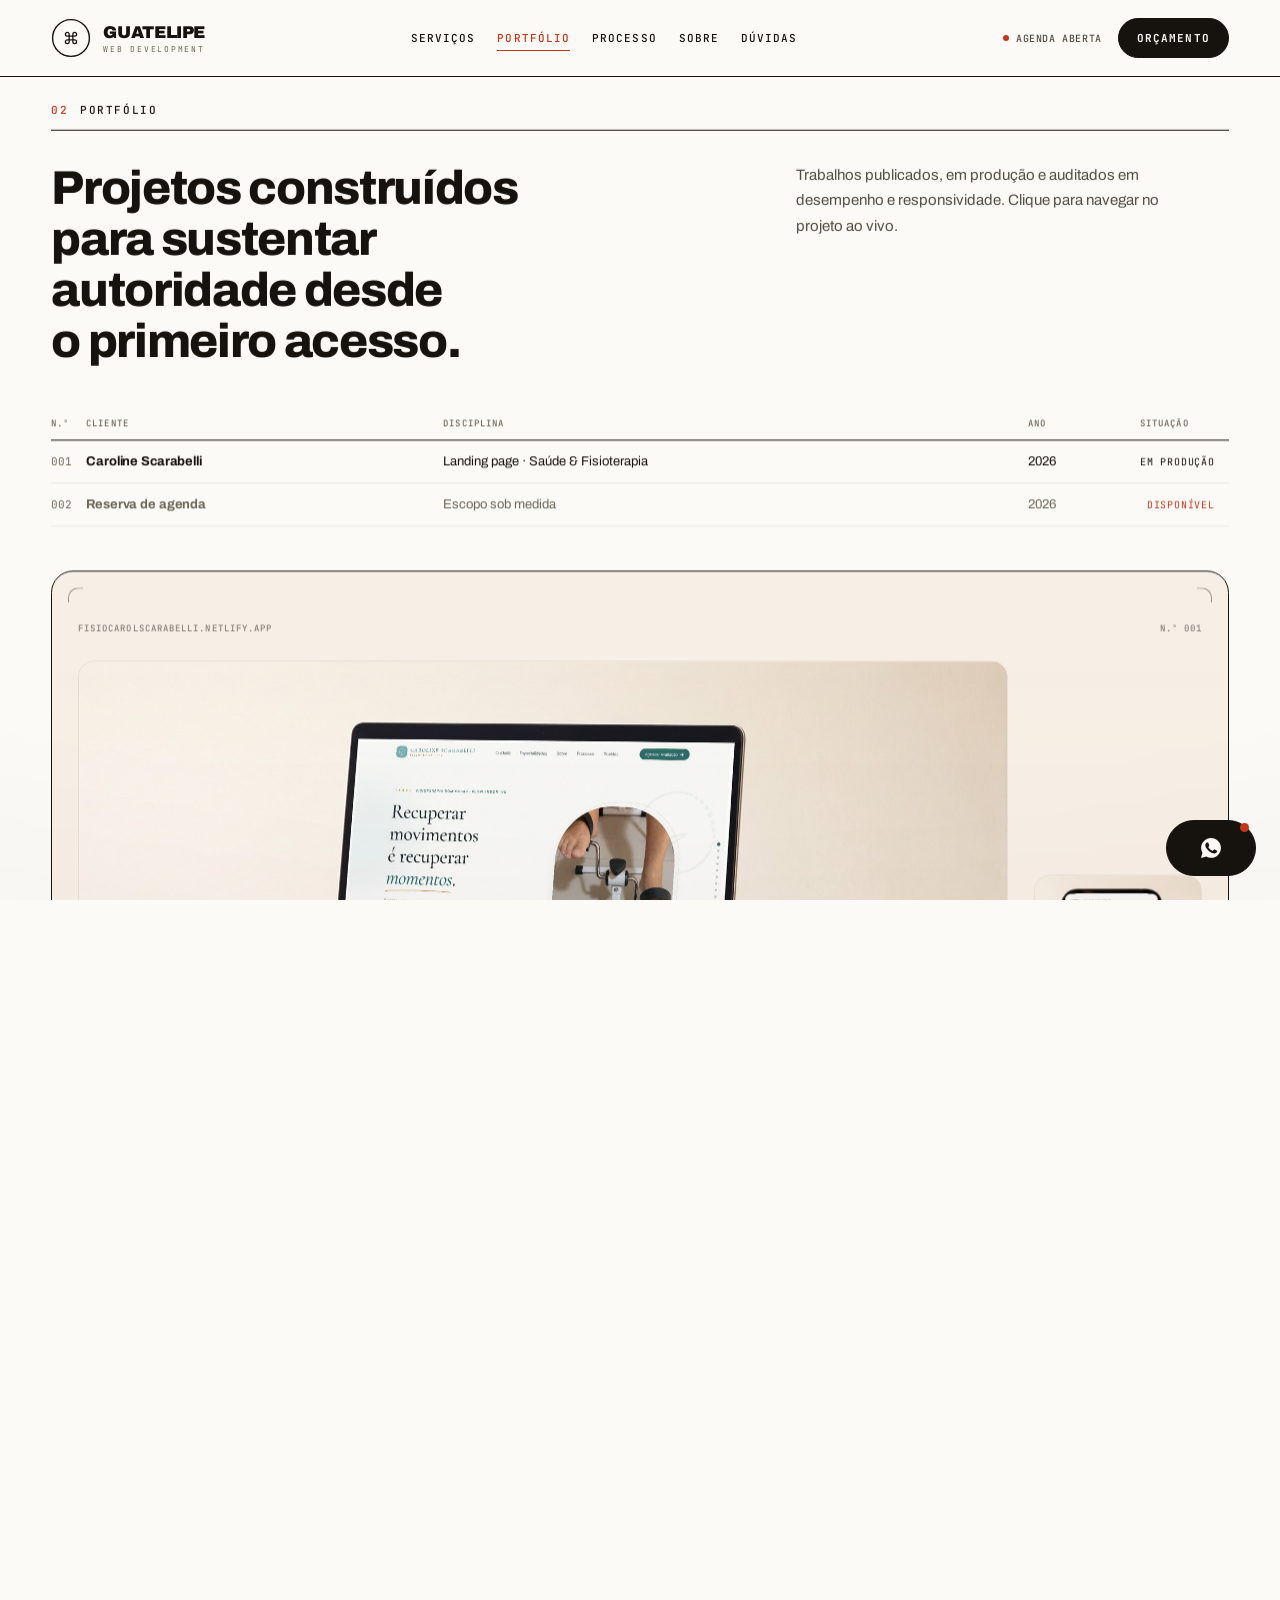
<file: index.html>
<!DOCTYPE html>
<html lang="pt-BR">
<head>
  <meta charset="UTF-8">
  <meta name="viewport" content="width=device-width, initial-scale=1.0">

  <title>Guatelipe | Desenvolvimento Web Sob Medida — Sites, Landing Pages e Sistemas</title>
  <meta name="description" content="Engenharia e design de sites institucionais, landing pages, lojas virtuais e sistemas web sob medida em Belo Horizonte. Código escrito à mão, alta performance e atendimento direto.">
  <meta name="author" content="Carlos Guatelipe">
  <meta name="robots" content="index, follow">
  <meta name="theme-color" content="#FBFAF7">
  <meta name="google-site-verification" content="6cjyHHQYY3x5tg6uA4ZG9Xfl_H6qc9p_TaTbW1AQ11A">
  <link rel="canonical" href="https://guatelipe.com/">

  <meta property="og:title" content="Guatelipe | Desenvolvimento Web Sob Medida">
  <meta property="og:description" content="Projetos web escritos à mão, sem tema pronto. Engenharia limpa, alta performance e atendimento direto do briefing à publicação.">
  <meta property="og:type" content="website">
  <meta property="og:url" content="https://guatelipe.com/">
  <meta property="og:locale" content="pt_BR">
  <meta property="og:image" content="https://guatelipe.com/images/guatelipe-og.jpg">
  <meta property="og:image:alt" content="Guatelipe Web Development — engenharia e design web sob medida">
  <meta property="og:image:type" content="image/jpeg">
  <meta property="og:image:width" content="1200">
  <meta property="og:image:height" content="630">
  <meta property="og:site_name" content="Guatelipe Web Development">

  <meta name="twitter:card" content="summary_large_image">
  <meta name="twitter:title" content="Guatelipe | Desenvolvimento Web Sob Medida">
  <meta name="twitter:description" content="Sites escritos à mão, sem tema pronto. Atendimento direto com quem projeta e programa.">
  <meta name="twitter:image" content="https://guatelipe.com/images/guatelipe-og.jpg">
  <meta name="twitter:image:alt" content="Guatelipe Web Development — engenharia e design web sob medida">

  <!-- O ?v=2 é obrigatório aqui: navegador guarda favicon por muito tempo e
       ignora até recarregamento forçado. Sem trocar a URL, quem já visitou
       continuaria vendo o ícone antigo por semanas. -->
  <link rel="icon" type="image/svg+xml" href="images/logo.svg?v=2">
  <link rel="icon" type="image/png" sizes="180x180" href="images/icone-180.png?v=2">
  <link rel="apple-touch-icon" href="images/icone-180.png?v=2">
  <link rel="manifest" href="site.webmanifest">

  <script type="application/ld+json">
  {
    "@context": "https://schema.org",
    "@type": "ProfessionalService",
    "name": "Guatelipe Web Development",
    "description": "Desenvolvimento de sites institucionais, landing pages, lojas virtuais e sistemas web sob medida.",
    "url": "https://guatelipe.com/",
    "image": "https://guatelipe.com/images/guatelipe-og.jpg",
    "email": "guatelipe.dev@gmail.com",
    "telephone": "+55-31-99919-1545",
    "sameAs": [
      "https://www.instagram.com/guatelipe_dev/",
      "https://www.linkedin.com/in/carlosguatelipe",
      "https://github.com/CarlosGuatelipe"
    ],
    "areaServed": "BR",
    "priceRange": "$$",
    "founder": {
      "@type": "Person",
      "name": "Carlos Guatelipe",
      "jobTitle": "Desenvolvedor Web",
      "alumniOf": {
        "@type": "CollegeOrUniversity",
        "name": "Universidade Estácio de Sá"
      }
    },
    "makesOffer": [
      { "@type": "Offer", "itemOffered": { "@type": "Service", "name": "Sites institucionais" } },
      { "@type": "Offer", "itemOffered": { "@type": "Service", "name": "Landing pages" } },
      { "@type": "Offer", "itemOffered": { "@type": "Service", "name": "Lojas virtuais" } },
      { "@type": "Offer", "itemOffered": { "@type": "Service", "name": "Sistemas personalizados" } }
    ]
  }
  </script>

  <script type="application/ld+json">
  {
    "@context": "https://schema.org",
    "@type": "FAQPage",
    "mainEntity": [
      { "@type": "Question", "name": "Qual é o investimento para desenvolver um projeto?", "acceptedAnswer": { "@type": "Answer", "text": "O valor é calculado de acordo com a complexidade, o volume de páginas e as funcionalidades necessárias. Cada proposta é elaborada sob medida e sem compromisso." } },
      { "@type": "Question", "name": "Qual é o prazo médio de entrega?", "acceptedAnswer": { "@type": "Answer", "text": "Uma landing page leva entre 3 e 10 dias úteis; sites institucionais, de 2 a 4 semanas; lojas virtuais, de 3 a 6 semanas. O cronograma exato é definido no briefing." } },
      { "@type": "Question", "name": "Preciso entregar todos os textos e fotos prontos?", "acceptedAnswer": { "@type": "Answer", "text": "Não necessariamente. Auxilio na estruturação dos argumentos comerciais, na organização das informações e na direção visual da página." } },
      { "@type": "Question", "name": "O site terá bom desempenho no celular e no Google?", "acceptedAnswer": { "@type": "Answer", "text": "Sim. Todo o desenvolvimento segue a abordagem mobile-first e as diretrizes técnicas do Google (Core Web Vitals), com meta mínima de 95+ no PageSpeed." } },
      { "@type": "Question", "name": "Como funcionam o domínio e a hospedagem?", "acceptedAnswer": { "@type": "Answer", "text": "Oriento na escolha e configuração do domínio e da hospedagem, entregando o site publicado, seguro (HTTPS) e pronto para uso." } },
      { "@type": "Question", "name": "Quais são as condições de pagamento?", "acceptedAnswer": { "@type": "Answer", "text": "Normalmente uma entrada para iniciar o projeto e o restante na entrega. As condições são formalizadas por escrito antes do início." } },
      { "@type": "Question", "name": "Como funciona o suporte após a publicação?", "acceptedAnswer": { "@type": "Answer", "text": "Você recebe orientação prática para gerenciar o projeto e conta com 30 dias de suporte técnico incluso. Evoluções futuras podem ser contratadas sob demanda." } }
    ]
  }
  </script>

  <link rel="preconnect" href="https://fonts.googleapis.com">
  <link rel="preconnect" href="https://fonts.gstatic.com" crossorigin>
  <link href="https://fonts.googleapis.com/css2?family=Archivo:wght@400;500;700;800;900&family=Instrument+Serif:ital@0;1&family=JetBrains+Mono:wght@400;500;700&display=swap" rel="stylesheet">


  <!-- ==========================================================================
       MEDIÇÃO — Cloudflare Web Analytics
       Gratuito, sem cookies, uma requisição. Por não usar cookie, não exige
       banner de consentimento nem aviso de LGPD.

       PARA LIGAR (2 minutos):
       1. Entre em dash.cloudflare.com → Analytics & Logs → Web Analytics
       2. "Add a site" → informe guatelipe.com
       3. Copie o token que aparece e cole abaixo no lugar de COLE_SEU_TOKEN
       4. Apague as marcas de comentário desta linha e da seguinte

       Está comentado de propósito: com o token vazio, o navegador faria uma
       requisição a cada visita que nunca registraria nada.

  <script defer src="https://static.cloudflareinsights.com/beacon.min.js"
          data-cf-beacon='{"token": "COLE_SEU_TOKEN"}'></script>
       ========================================================================== -->

  <link rel="stylesheet" href="css/style.css">
</head>

<body>
  <a href="#conteudo" class="skip-link">Pular para o conteúdo</a>

  <!-- Camadas de impressão: vinheta e grão do papel. -->
  <div class="vignette" aria-hidden="true"></div>
  <div class="paper-grain" aria-hidden="true"></div>

  <!-- Rótulo que acompanha o cursor sobre as pranchas do portfólio. -->
  <div class="plate-cursor" id="plateCursor" aria-hidden="true"><span>Ver</span></div>

  <header class="header" id="header">
    <div class="scroll-progress" id="scrollProgress" aria-hidden="true"></div>

    <div class="container nav">
      <a class="logo" href="#inicio">
        <span class="logo-mark" aria-hidden="true">
          <svg viewBox="0 0 100 100" fill="none" stroke="currentColor" stroke-linecap="round" stroke-linejoin="round">
            <circle cx="50" cy="50" r="46" stroke-width="3.5"/>
            <g transform="translate(50 50) scale(1.55) translate(-12 -12)">
              <path stroke-width="2.1" d="M15 6v12a3 3 0 1 0 3-3H6a3 3 0 1 0 3 3V6a3 3 0 1 0-3 3h12a3 3 0 1 0-3-3"/>
            </g>
          </svg>
        </span>
        <span class="logo-text">
          <strong>GUATELIPE</strong>
          <small>WEB DEVELOPMENT</small>
        </span>
      </a>

      <button class="menu-toggle" type="button" aria-label="Abrir menu" aria-expanded="false" aria-controls="menuPrincipal">
        <span></span>
        <span></span>
      </button>

      <nav class="menu" id="menuPrincipal" aria-label="Navegação principal">
        <a href="#servicos">Serviços</a>
        <a href="#portfolio">Portfólio</a>
        <a href="#processo">Processo</a>
        <a href="#sobre">Sobre</a>
        <a href="#faq">Dúvidas</a>
      </nav>

      <div class="nav-actions">
        <span class="nav-status">Agenda aberta</span>
        <a href="#orcamento" class="btn btn-primary nav-cta">Orçamento</a>
      </div>
    </div>
  </header>

  <!-- Índice lateral, como o sumário de uma edição impressa. -->
  <nav class="rail" id="rail" aria-label="Índice das seções">
    <ol>
      <li><a href="#inicio"><i>00</i><span>Capa</span></a></li>
      <li><a href="#servicos"><i>01</i><span>Serviços</span></a></li>
      <li><a href="#portfolio"><i>02</i><span>Portfólio</span></a></li>
      <li><a href="#processo"><i>03</i><span>Processo</span></a></li>
      <li><a href="#sobre"><i>04</i><span>Sobre</span></a></li>
      <li><a href="#compromissos"><i>05</i><span>Compromissos</span></a></li>
      <li><a href="#faq"><i>06</i><span>Dúvidas</span></a></li>
      <li><a href="#orcamento"><i>07</i><span>Orçamento</span></a></li>
    </ol>
  </nav>

  <div id="smoothWrapper"><div id="smoothContent">

  <main id="conteudo">

    <!-- ============================================================ CAPA -->
    <section class="hero" id="inicio">
      <div class="container">

        <div class="hero-masthead">
          <span class="sticker dot-live">Agenda aberta · 2026</span>
          <span>Desenvolvimento Web Sob Medida</span>
          <span>Belo Horizonte · MG — Brasil</span>
        </div>

        <div class="hero-main">
          <h1 class="hero-title">
            <span class="line"><span>Transformo</span></span>
            <span class="line"><span>ideias em <em>experiências</em></span></span>
            <span class="line"><span>digitais.</span></span>
          </h1>

          <div class="hero-foot">
            <p class="hero-lede">
              Quando um cliente pesquisa o seu nome, o site é a primeira prova da
              seriedade do seu trabalho. Desenvolvo páginas rápidas, sólidas e
              escritas à mão — projetadas para transmitir autoridade imediata.
            </p>

            <div class="hero-actions">
              <a href="#orcamento" class="btn btn-primary">Solicitar proposta <span>↗</span></a>
              <a href="#portfolio" class="btn btn-ghost">Ver portfólio</a>
            </div>
          </div>
        </div>
      </div>
    </section>

    <!-- ======================================================= ABERTURA -->
    <!-- Fica depois do título, não atrás dele: a capa é tipográfica e essa
         é a sua força. A imagem entra como a prancha de abertura de uma
         edição impressa — depois da manchete, antes da matéria. -->
    <section class="opening" aria-label="Como um projeto começa">
      <div class="container">
        <figure class="opening-plate reveal">
          <img src="images/abertura.jpg"
               alt="Rascunho a lápis do layout de uma página em papel quadriculado, ao lado de uma régua e dois lápis"
               width="2400" height="1020" decoding="async">
          <figcaption>
            <span>Arquitetura antes da primeira linha de código</span>
            Nenhum projeto começa no improviso — hierarquia de leitura, ritmo
            visual e propósito comercial são desenhados antes da programação.
          </figcaption>
        </figure>
      </div>
    </section>

    <!-- ========================================================== TARJA -->
    <section class="ticker" aria-label="Serviços disponíveis">
      <div class="ticker-track">
        <span>SITES INSTITUCIONAIS</span><i>✦</i>
        <span>LANDING PAGES DE ALTA CONVERSÃO</span><i>✦</i>
        <span>LOJAS VIRTUAIS</span><i>✦</i>
        <span>SISTEMAS WEB SOB MEDIDA</span><i>✦</i>
        <span>ARQUITETURA &amp; SEO TÉCNICO</span><i>✦</i>
        <span>PERFORMANCE PAGESPEED 95+</span><i>✦</i>
      </div>
      <div class="ticker-track" aria-hidden="true">
        <span>SITES INSTITUCIONAIS</span><i>✦</i>
        <span>LANDING PAGES DE ALTA CONVERSÃO</span><i>✦</i>
        <span>LOJAS VIRTUAIS</span><i>✦</i>
        <span>SISTEMAS WEB SOB MEDIDA</span><i>✦</i>
        <span>ARQUITETURA &amp; SEO TÉCNICO</span><i>✦</i>
        <span>PERFORMANCE PAGESPEED 95+</span><i>✦</i>
      </div>
    </section>

    <!-- ======================================================== PADRÕES -->
    <section class="standards" aria-label="Padrões de entrega">
      <div class="container">
        <div class="standards-grid" data-cascata>
          <div class="reveal">
            <strong data-counter="95" data-suffix="+">0</strong>
            <span>Performance PageSpeed</span>
            <small>Código leve, carregamento imediato</small>
          </div>
          <div class="reveal">
            <strong data-counter="100" data-suffix="%">0</strong>
            <span>Fluidez Multiplataforma</span>
            <small>Projetado para celular, tablet e desktop</small>
          </div>
          <div class="reveal">
            <strong data-counter="48" data-suffix="h">0</strong>
            <span>Retorno de Proposta</span>
            <small>Atendimento direto em dias úteis</small>
          </div>
          <div class="reveal">
            <strong class="no-count">0</strong>
            <span>Templates Prontos</span>
            <small>Arquitetura proprietária, escrita do zero</small>
          </div>
        </div>
        <p class="standards-note">
          Parâmetros técnicos assumidos em cada entrega — engenharia real, não promessas genéricas.
        </p>
      </div>
    </section>

    <!-- ======================================================= SERVIÇOS -->
    <section class="section services" id="servicos">
      <div class="container">
        <div class="section-head reveal">
          <p class="section-kicker"><span>01</span> Serviços</p>
          <div class="section-head-body">
            <h2>Quatro frentes de atuação. Nenhuma delas sai de <span class="marker">template</span>.</h2>
            <p class="section-support">Cada projeto é desenhado a partir da realidade comercial do cliente, unindo direção editorial, engenharia limpa, carregamento imediato e foco em conversão. Selecione uma frente para examinar o escopo.</p>
          </div>
        </div>

        <div class="service-list" data-cascata>
          <details class="service-item reveal">
            <summary>
              <span class="service-num">01</span>
              <h3>Sites institucionais</h3>
              <span class="service-desc">Posicionamento digital à altura da sua reputação. Estrutura completa para apresentar sua atuação e consolidar autoridade.</span>
              <span class="service-term">2 a 4 semanas</span>
              <span class="service-mark" aria-hidden="true"></span>
            </summary>
            <div class="service-panel">
              <figure class="service-figure">
                <img src="images/servico-institucional.jpg" alt="" width="1000" height="750" loading="lazy" decoding="async">
              </figure>
              <div class="service-col">
                <p class="service-col-title">Escopo de entrega</p>
                <ul>
                  <li>Arquitetura da informação e estrutura sob medida</li>
                  <li>Direção visual exclusiva, sem uso de temas prontos</li>
                  <li>Canais de contato e atendimento integrados</li>
                  <li>Engenharia de performance e otimização de mídia</li>
                  <li>SEO técnico estruturado e indexação no Google</li>
                </ul>
              </div>
              <div class="service-col">
                <p class="service-col-title">Indicado para</p>
                <ul>
                  <li>Clínicas, consultórios, escritórios e consultorias</li>
                  <li>Especialistas que buscam autoridade orgânica no Google</li>
                  <li>Negócios que exigem presença mais sólida que redes sociais</li>
                </ul>
                <a href="#orcamento" class="btn btn-ghost btn-sm">Solicitar proposta <span>↗</span></a>
              </div>
            </div>
          </details>

          <details class="service-item reveal">
            <summary>
              <span class="service-num">02</span>
              <h3>Landing pages</h3>
              <span class="service-desc">Páginas de alta conversão desenhadas com foco absoluto em resultado: conduzir o visitante do clique ao contato direto.</span>
              <span class="service-term">3 a 10 dias</span>
              <span class="service-mark" aria-hidden="true"></span>
            </summary>
            <div class="service-panel">
              <figure class="service-figure">
                <img src="images/servico-landing.jpg" alt="" width="1000" height="750" loading="lazy" decoding="async">
              </figure>
              <div class="service-col">
                <p class="service-col-title">Escopo de entrega</p>
                <ul>
                  <li>Narrativa comercial estruturada em página única</li>
                  <li>Pontos de conversão posicionados estrategicamente</li>
                  <li>Integração direta com WhatsApp e captação rápida</li>
                  <li>Código ultraleve para máximo retorno em tráfego pago</li>
                  <li>Estrutura pronta para Pixel, Tag Manager e Analytics</li>
                </ul>
              </div>
              <div class="service-col">
                <p class="service-col-title">Indicado para</p>
                <ul>
                  <li>Campanhas de Google Ads e Meta Ads</li>
                  <li>Lançamento de serviços especializados ou produtos</li>
                  <li>Captação qualificada de clientes e agendamentos</li>
                </ul>
                <a href="#orcamento" class="btn btn-ghost btn-sm">Solicitar proposta <span>↗</span></a>
              </div>
            </div>
          </details>

          <details class="service-item reveal">
            <summary>
              <span class="service-num">03</span>
              <h3>Lojas virtuais</h3>
              <span class="service-desc">Operação de vendas autônoma e segura — com catálogo estruturado, cálculo de frete e checkout transparente funcionando 24 horas.</span>
              <span class="service-term">3 a 6 semanas</span>
              <span class="service-mark" aria-hidden="true"></span>
            </summary>
            <div class="service-panel">
              <figure class="service-figure">
                <img src="images/servico-loja.jpg" alt="" width="1000" height="750" loading="lazy" decoding="async">
              </figure>
              <div class="service-col">
                <p class="service-col-title">Escopo de entrega</p>
                <ul>
                  <li>Catálogo organizado por categorias, filtros e variações</li>
                  <li>Fluxo de carrinho e checkout rápido e intuitivo</li>
                  <li>Integração com meios de pagamento (Pix, cartão e boleto)</li>
                  <li>Cálculo automático de frete e logística</li>
                  <li>Painel administrativo para gestão de pedidos e estoque</li>
                </ul>
              </div>
              <div class="service-col">
                <p class="service-col-title">Indicado para</p>
                <ul>
                  <li>Marcas próprias que buscam independência de marketplaces</li>
                  <li>Operações que desejam automatizar vendas do WhatsApp</li>
                  <li>Negócios que valorizam experiência de compra refinada</li>
                </ul>
                <a href="#orcamento" class="btn btn-ghost btn-sm">Solicitar proposta <span>↗</span></a>
              </div>
            </div>
          </details>

          <details class="service-item reveal">
            <summary>
              <span class="service-num">04</span>
              <h3>Sistemas personalizados</h3>
              <span class="service-desc">Aplicações web desenhadas para a regra de negócio da sua operação — substituindo controles manuais e planilhas dispersas.</span>
              <span class="service-term">Sob análise</span>
              <span class="service-mark" aria-hidden="true"></span>
            </summary>
            <div class="service-panel">
              <figure class="service-figure">
                <img src="images/servico-sistema.jpg" alt="" width="1000" height="750" loading="lazy" decoding="async">
              </figure>
              <div class="service-col">
                <p class="service-col-title">Escopo de entrega</p>
                <ul>
                  <li>Mapeamento técnico do fluxo operacional atual</li>
                  <li>Controle de acesso e autenticação por perfil de usuário</li>
                  <li>Módulos de cadastro, busca avançada e relatórios</li>
                  <li>Painel gerencial acessível no computador e celular</li>
                  <li>Documentação e treinamento prático na entrega</li>
                </ul>
              </div>
              <div class="service-col">
                <p class="service-col-title">Indicado para</p>
                <ul>
                  <li>Operações que ultrapassaram o limite das planilhas</li>
                  <li>Rotinas internas que exigem padronização e rastreabilidade</li>
                  <li>Processos próprios que softwares prontos não atendem</li>
                </ul>
                <a href="#orcamento" class="btn btn-ghost btn-sm">Solicitar proposta <span>↗</span></a>
              </div>
            </div>
          </details>
        </div>
      </div>
    </section>

    <!-- ====================================================== PORTFÓLIO -->
    <section class="section portfolio" id="portfolio">
      <div class="container">
        <div class="section-head reveal">
          <p class="section-kicker"><span>02</span> Portfólio</p>
          <div class="section-head-body">
            <h2>Projetos construídos para sustentar autoridade desde o primeiro acesso.</h2>
            <p class="section-support">Trabalhos publicados, em produção e auditados em desempenho e responsividade. Clique para navegar no projeto ao vivo.</p>
          </div>
        </div>

        <!-- Sumário de projetos, no formato de índice de revista. -->
        <table class="work-index reveal">
          <caption class="sr-only">Índice de projetos</caption>
          <thead>
            <tr>
              <th scope="col">N.º</th>
              <th scope="col">Cliente</th>
              <th scope="col">Disciplina</th>
              <th scope="col">Ano</th>
              <th scope="col">Situação</th>
            </tr>
          </thead>
          <tbody>
            <tr>
              <td>001</td>
              <td>Caroline Scarabelli</td>
              <td>Landing page · Saúde &amp; Fisioterapia</td>
              <td>2026</td>
              <td>Em produção</td>
            </tr>
            <tr class="work-index-open">
              <td>002</td>
              <td>Reserva de agenda</td>
              <td>Escopo sob medida</td>
              <td>2026</td>
              <td>Disponível</td>
            </tr>
          </tbody>
        </table>

        <div class="portfolio-grid">
          <article class="project-card project-wide reveal">
            <a class="project-plate project-shot" href="https://fisiocarolscarabelli.netlify.app" target="_blank" rel="noopener" data-plate>
              <span class="plate-marks" aria-hidden="true"><i></i><i></i><i></i><i></i></span>

              <span class="plate-meta"><span>fisiocarolscarabelli.netlify.app</span><span>N.º 001</span></span>

              <!-- As duas telas juntas: a página promete "100% responsivo"
                   em quatro lugares e mostra o resultado real em desktop e mobile. -->
              <span class="shot-pair">
                <img class="shot-desk" src="images/projeto-caroline.jpg?v=2"
                     alt="Página inicial do site de Caroline Scarabelli, fisioterapeuta, exibida na tela de um notebook"
                     width="1800" height="900" loading="lazy" decoding="async">
                <img class="shot-phone" src="images/projeto-caroline-mobile.jpg"
                     alt="O mesmo site aberto em um celular, com o menu recolhido"
                     width="900" height="1350" loading="lazy" decoding="async">
              </span>

              <span class="plate-foot">
                <span>Landing page · Captação &amp; Autoridade</span>
                <span>2026</span>
              </span>
            </a>

            <div class="project-info">
              <div>
                <span>Landing page · Fisioterapia domiciliar</span>
                <h3>Caroline Scarabelli</h3>
              </div>
              <a href="https://fisiocarolscarabelli.netlify.app" target="_blank" rel="noopener">Visitar projeto ao vivo <span>↗</span></a>
            </div>
          </article>

          <article class="project-card project-wide project-invite reveal">
            <div class="project-plate project-next" data-plate>
              <span class="plate-marks" aria-hidden="true"><i></i><i></i><i></i><i></i></span>
              <span class="plate-ghost" aria-hidden="true">002</span>

              <span class="plate-meta"><span>seuprojeto.com.br</span><span>N.º 002</span></span>

              <div class="plate-center" data-plate-layer>
                <span class="invite-stamp">Disponibilidade · Edição 2026</span>
                <strong class="next-title">Seu próximo <span>projeto</span></strong>
                <p class="next-desc">Atendo um número reduzido de projetos simultâneos para garantir dedicação integral da arquitetura à publicação.</p>
                <a href="#orcamento" class="btn btn-primary btn-sm">Consultar agenda <span>↗</span></a>
              </div>

              <span class="plate-foot">
                <span>Desenvolvimento sob medida</span>
                <span>2026</span>
              </span>
            </div>
          </article>
        </div>
      </div>
    </section>

    <!-- ======================================================== PROCESSO -->
    <section class="section process inverted" id="processo">
      <div class="container">
        <div class="section-head reveal">
          <p class="section-kicker"><span>03</span> Processo</p>
          <div class="section-head-body">
            <h2>Do diagnóstico à publicação, em quatro etapas previsíveis.</h2>
            <p class="section-support">Método claro e documentado. Você acompanha o avanço de cada fase e sabe exatamente o que vem a seguir.</p>
          </div>
        </div>

        <div class="process-grid" data-cascata>
          <article class="reveal">
            <div class="process-top">
              <span class="process-num">01</span>
              <span class="process-term">1 a 2 dias</span>
            </div>
            <h3>Diagnóstico</h3>
            <p>Alinhamento sobre modelo de negócio, público, objetivos comerciais e requisitos técnicos. O projeto já nasce com escopo fechado.</p>
            <ul>
              <li>Levantamento estratégico</li>
              <li>Escopo e prazos por escrito</li>
              <li>Proposta comercial fechada</li>
            </ul>
          </article>
          <article class="reveal">
            <div class="process-top">
              <span class="process-num">02</span>
              <span class="process-term">2 a 5 dias</span>
            </div>
            <h3>Arquitetura</h3>
            <p>Definição da estrutura de páginas, hierarquia de argumentos e direção visual antes de iniciar a codificação.</p>
            <ul>
              <li>Mapa de navegação e seções</li>
              <li>Direção visual e tipográfica</li>
              <li>Estruturação de conteúdo</li>
            </ul>
          </article>
          <article class="reveal">
            <div class="process-top">
              <span class="process-num">03</span>
              <span class="process-term">1 a 4 semanas</span>
            </div>
            <h3>Engenharia</h3>
            <p>Desenvolvimento escrito à mão com rigor em velocidade, semântica, SEO técnico e acabamento fino em todas as telas.</p>
            <ul>
              <li>Ambiente de prévia em tempo real</li>
              <li>Rodadas de refinamento inclusas</li>
              <li>Homologação multiplataforma</li>
            </ul>
          </article>
          <article class="reveal">
            <div class="process-top">
              <span class="process-num">04</span>
              <span class="process-term">1 a 2 dias</span>
            </div>
            <h3>Publicação</h3>
            <p>Auditoria final de performance, apontamento de domínio, indexação no Google e entrega assistida para sua autonomia.</p>
            <ul>
              <li>Deploy seguro e certificado SSL</li>
              <li>Google Search Console ativo</li>
              <li>Documentação e suporte inicial</li>
            </ul>
          </article>
        </div>
      </div>
    </section>

    <!-- =========================================================== SOBRE -->
    <section class="section about" id="sobre">
      <div class="container">
        <div class="section-head reveal">
          <p class="section-kicker"><span>04</span> Sobre</p>
          <div class="section-head-body">
            <h2>Engenharia artesanal, rigor técnico e trato direto.</h2>
            <p class="section-support">Quem projeta a arquitetura, escreve cada linha de código e acompanha o seu projeto até a publicação é a mesma pessoa.</p>
          </div>
        </div>

        <div class="about-layout">
          <div class="about-side reveal">
            <figure class="about-figure">
              <div class="portrait studio-plate">
                <span class="plate-marks" aria-hidden="true"><i></i><i></i><i></i><i></i></span>
                <img src="images/oficio-editorial.jpg" alt="Mesa de projeto com diagrama arquitetônico de interface sobre papel algodão, caneta técnica e bloco de marcação em terracota" width="880" height="1100" loading="lazy" decoding="async">
                <span class="portrait-tag">Arquitetura &amp; Código Sob Medida</span>
              </div>
              <figcaption><span class="sticker sticker-sm">Belo Horizonte · MG</span> Atendimento direto em todas as etapas, do escopo ao deploy.</figcaption>
            </figure>

            <aside class="colophon" aria-label="Ficha técnica">
              <p class="colophon-title">Ficha técnica</p>
              <dl>
                <div><dt>Responsável</dt><dd>Carlos Guatelipe — Desenvolvedor Web</dd></div>
                <div><dt>Especialidades</dt><dd>Institucionais · Landing pages · Lojas · Sistemas</dd></div>
                <div><dt>Engenharia</dt><dd>HTML5 Semântico · CSS Moderno · JavaScript · SEO Técnico</dd></div>
                <div><dt>Formação</dt><dd>Análise e Desenvolvimento de Sistemas — Estácio de Sá</dd></div>
                <div><dt>Operação</dt><dd>Belo Horizonte · MG — atendimento em todo o Brasil</dd></div>
              </dl>
            </aside>
          </div>

          <div class="about-copy reveal">
            <p class="about-lede">
              Sou Carlos Guatelipe. Desenvolvo projetos web sob medida, escritos linha
              por linha, com foco em performance, clareza visual e resultado comercial.
            </p>
            <p>
              Um site profissional não deve parecer produzido em série. Meu trabalho é
              construir uma presença digital que sustente o valor do seu serviço —
              combinando direção editorial precisa, carregamento imediato e uma
              estrutura pensada para converter visitantes em clientes.
            </p>
            <p>
              Você trata diretamente comigo do início ao fim. Sem repasse entre
              setores, sem ruído de comunicação e sem prazos perdidos em
              intermediários: quem compreende a sua necessidade na primeira conversa é
              quem projeta e programa a solução.
            </p>
            <p>
              Recuso construtores visuais pesados e temas pré-fabricados. Escrever o
              código à mão garante controle total sobre cada detalhe, pontuação máxima
              de velocidade no Google e uma base sólida que não fica engessada quando o
              seu negócio evolui.
            </p>
            <p>
              Com formação em <strong>Análise e Desenvolvimento de Sistemas pela Estácio de Sá</strong>,
              uno a precisão da engenharia de software — lógica, banco de dados e
              arquitetura de sistemas — ao rigor tipográfico de cada interface.
            </p>

            <ul class="about-list">
              <li>
                <div class="about-pillar-top"><span>01</span> <strong>Código limpo e proprietário</strong></div>
                <p>Sem dependências inchadas ou plugins genéricos que comprometem a segurança e a velocidade.</p>
              </li>
              <li>
                <div class="about-pillar-top"><span>02</span> <strong>Arquitetura de conversão</strong></div>
                <p>Hierarquia de leitura e narrativa visual desenhadas para conduzir a decisão do cliente.</p>
              </li>
              <li>
                <div class="about-pillar-top"><span>03</span> <strong>SEO técnico nativo</strong></div>
                <p>Semântica estrutural, dados estruturados Schema.org e métricas Core Web Vitals otimizadas.</p>
              </li>
              <li>
                <div class="about-pillar-top"><span>04</span> <strong>Responsividade milimétrica</strong></div>
                <p>Interfaces fluidas e homologadas em dispositivos reais, do smartphone ao monitor desktop.</p>
              </li>
            </ul>
          </div>
        </div>
      </div>
    </section>

    <!-- ====================================================== CITAÇÃO -->
    <section class="pullquote" aria-label="Posicionamento">
      <div class="container">
        <blockquote class="reveal">
          <p>Nenhum tema pronto. Cada projeto nasce de uma folha em branco — projetado para ter a exata medida do negócio que ele representa.</p>
          <cite>Carlos Guatelipe · Engenharia &amp; Design Web</cite>
        </blockquote>
      </div>
    </section>

    <!-- ================================================== COMPROMISSOS -->
    <section class="section pledges" id="compromissos">
      <div class="container">
        <div class="section-head reveal">
          <p class="section-kicker"><span>05</span> Compromissos</p>
          <div class="section-head-body">
            <h2>Garantias assumidas em todo projeto que leva a minha assinatura.</h2>
            <p class="section-support">Não são promessas comerciais vagas: são as quatro diretrizes estabelecidas por escrito na proposta antes de iniciar qualquer desenvolvimento.</p>
          </div>
        </div>

        <div class="pledge-grid" data-cascata>
          <article class="pledge reveal">
            <span class="pledge-num">01</span>
            <h3>Comunicação direta</h3>
            <p>Você acompanha o avanço real do projeto e fala diretamente com quem executa, sem linguagem técnica desnecessária.</p>
            <span class="pledge-tag">Link de prévia ativo desde a primeira semana</span>
          </article>
          <article class="pledge reveal">
            <span class="pledge-num">02</span>
            <h3>Rigor no cronograma</h3>
            <p>Prazos planejados de forma realista no início do projeto e cumpridos com previsibilidade até a publicação.</p>
            <span class="pledge-tag">Escopo e datas formalizados por escrito</span>
          </article>
          <article class="pledge reveal">
            <span class="pledge-num">03</span>
            <h3>Refinamento incluso</h3>
            <p>Rodadas de revisão dedicadas durante o desenvolvimento para garantir que cada detalhe fique exatamente como planejado.</p>
            <span class="pledge-tag">Ajustes no escopo sem cobranças extras</span>
          </article>
          <article class="pledge reveal">
            <span class="pledge-num">04</span>
            <h3>Suporte pós-entrega</h3>
            <p>Orientação completa para uso com autonomia e acompanhamento técnico dedicado após a entrada do site no ar.</p>
            <span class="pledge-tag">30 dias de garantia e suporte incluídos</span>
          </article>
        </div>
      </div>
    </section>

    <!-- ============================================================= FAQ -->
    <section class="section faq" id="faq">
      <div class="container">
        <div class="section-head reveal">
          <p class="section-kicker"><span>06</span> Dúvidas</p>
          <div class="section-head-body">
            <h2>Respostas diretas para as perguntas mais frequentes.</h2>
            <p class="section-support">Caso precise avaliar um cenário específico, basta chamar no WhatsApp — respondo pessoalmente.</p>
          </div>
        </div>

        <div class="faq-list reveal" data-cascata>
          <details class="faq-item reveal">
            <summary><i>Q1</i> Qual é o investimento para desenvolver um projeto?</summary>
            <div class="faq-answer"><p>O valor é definido conforme a complexidade, o número de páginas e as funcionalidades necessárias. Como todo projeto é construído sob medida, envio uma proposta detalhada e sem compromisso após entender a sua demanda pelo WhatsApp ou e-mail.</p></div>
          </details>
          <details class="faq-item reveal">
            <summary><i>Q2</i> Qual é o prazo médio de entrega?</summary>
            <div class="faq-answer"><p>Uma landing page costuma levar de 3 a 10 dias úteis; sites institucionais, de 2 a 4 semanas; lojas virtuais, de 3 a 6 semanas. O prazo exato é combinado no diagnóstico inicial, de acordo com o escopo.</p></div>
          </details>
          <details class="faq-item reveal">
            <summary><i>Q3</i> Preciso ter todos os textos e imagens prontos?</summary>
            <div class="faq-answer"><p>Ajuda ter materiais iniciais em mãos, mas não é obrigatório. Auxilio na estruturação dos argumentos comerciais, na organização do conteúdo e na direção visual do projeto.</p></div>
          </details>
          <details class="faq-item reveal">
            <summary><i>Q4</i> O site terá bom desempenho no celular e no Google?</summary>
            <div class="faq-answer"><p>Sim. Todos os projetos são 100% responsivos, testados em celular, tablet e computador, e construídos dentro das métricas técnicas do Google (Core Web Vitals) com meta mínima de 95+ no PageSpeed.</p></div>
          </details>
          <details class="faq-item reveal">
            <summary><i>Q5</i> Você cuida do domínio e da hospedagem?</summary>
            <div class="faq-answer"><p>Sim. Oriento na escolha e configuração do domínio e da infraestrutura de hospedagem, e realizo toda a publicação e configuração de segurança (HTTPS) para você começar a usar sem complicação.</p></div>
          </details>
          <details class="faq-item reveal">
            <summary><i>Q6</i> Como funciona o pagamento?</summary>
            <div class="faq-answer"><p>O formato padrão é dividido em duas etapas: uma entrada para reserva de agenda e início do desenvolvimento, e o restante na aprovação final e entrega. Todas as condições ficam registradas por escrito junto com o escopo.</p></div>
          </details>
          <details class="faq-item reveal">
            <summary><i>Q7</i> E depois que o site está no ar?</summary>
            <div class="faq-answer"><p>Você recebe orientação prática para gerenciar o site e conta com 30 dias de suporte técnico incluso para qualquer dúvida. Manutenção contínua ou novas funcionalidades podem ser contratadas sob demanda, sem mensalidades obrigatórias.</p></div>
          </details>
        </div>
      </div>
    </section>

    <!-- ======================================================= ORÇAMENTO -->
    <section class="section quote inverted" id="orcamento">
      <div class="container">
        <div class="section-head reveal">
          <p class="section-kicker"><span>07</span> Orçamento</p>
          <div class="section-head-body">
            <h2>Vamos construir um projeto à altura do seu <span class="marker">trabalho</span>?</h2>
            <p class="section-support">Inicie a conversa pelo WhatsApp ou e-mail. Analiso a sua demanda e retorno pessoalmente em até 48h úteis.</p>
          </div>
        </div>

        <div class="quote-layout quote-direto">
          <div class="quote-copy reveal">
            <p class="quote-big">Conte brevemente o que você planeja construir. Você fala direto com quem vai projetar e programar.</p>
            <ul class="quote-checks">
              <li>Diagnóstico e proposta sob medida</li>
              <li>Atendimento direto, sem intermediários</li>
              <li>Retorno em até 48h úteis, sem compromisso</li>
            </ul>
          </div>

          <div class="contato-cartao reveal">
            <p class="colophon-title">Canais de atendimento</p>

            <a class="contato-principal" href="https://wa.me/5531999191545?text=Ol%C3%A1%2C%20Carlos!%20Vim%20pelo%20site%20e%20gostaria%20de%20solicitar%20uma%20proposta." target="_blank" rel="noopener">
              <span class="contato-icone" aria-hidden="true">
                <svg viewBox="0 0 24 24" width="26" height="26" fill="currentColor">
                  <path d="M12.04 2C6.58 2 2.13 6.45 2.13 11.91c0 1.75.46 3.45 1.32 4.95L2 22l5.25-1.38a9.86 9.86 0 0 0 4.79 1.22h.01c5.46 0 9.91-4.45 9.91-9.91S17.5 2 12.04 2zm5.8 14.06c-.24.68-1.4 1.3-1.94 1.35-.5.05-1.13.07-1.82-.11-.42-.11-.96-.29-1.65-.59-2.9-1.25-4.8-4.17-4.94-4.36-.15-.19-1.19-1.58-1.19-3.02s.76-2.14 1.03-2.44c.27-.29.59-.37.78-.37s.39 0 .56.01c.18.01.42-.07.66.5.24.59.83 2.03.9 2.18.07.15.12.32.02.51-.1.19-.15.31-.29.48-.15.17-.31.38-.44.51-.15.15-.3.31-.13.6.17.29.76 1.25 1.63 2.03 1.12 1 2.06 1.31 2.35 1.46.29.15.46.12.63-.07.17-.19.73-.85.92-1.15.19-.29.39-.24.66-.15.27.1 1.7.8 1.99.95.29.15.48.22.55.34.07.12.07.7-.17 1.38z"/>
                </svg>
              </span>
              <span class="contato-texto">
                <strong>WhatsApp</strong>
                <small>(31) 99919-1545 — canal prioritário</small>
              </span>
              <span class="contato-seta" aria-hidden="true">↗</span>
            </a>

            <a class="contato-linha" href="mailto:guatelipe.dev@gmail.com?subject=Proposta%20de%20projeto%20web&amp;body=Ol%C3%A1%2C%20Carlos!%0A%0ANome%3A%20%0AWhatsApp%3A%20%0A%0AResumo%20do%20projeto%3A%20%0A">
              <strong>E-mail</strong>
              <small>guatelipe.dev@gmail.com</small>
              <span class="contato-seta" aria-hidden="true">↗</span>
            </a>

            <a class="contato-linha" href="https://www.linkedin.com/in/carlosguatelipe" target="_blank" rel="noopener">
              <strong>LinkedIn</strong>
              <small>Carlos Guatelipe</small>
              <span class="contato-seta" aria-hidden="true">↗</span>
            </a>

            <p class="contato-nota">
              O investimento depende diretamente do escopo do projeto. Me envie
              uma mensagem com o contexto da sua ideia — retorno com uma proposta
              clara, objetiva e sem compromisso.
            </p>
          </div>
        </div>
      </div>
    </section>

    <!-- ======================================================= CHAMADA -->
    <section class="cta-band">
      <div class="ghost-band" aria-hidden="true"><span>vamos começar vamos começar</span><span>vamos começar vamos começar</span></div>
      <div class="container">
        <p class="cta-kicker">Próximo passo</p>
        <p class="cta-line">
          <a href="#orcamento">Vamos iniciar<em> o seu </em>projeto<span>↗</span></a>
        </p>
        <p class="cta-note">Retorno em até 48h úteis · Atendimento direto · Sem compromisso</p>
      </div>
    </section>
  </main>

  <!-- ========================================================== RODAPÉ -->
  <footer class="footer">
    <div class="container">
      <div class="footer-mast">
        <a class="footer-word" href="#inicio" aria-label="Voltar ao topo">GUATELIPE</a>
      </div>

      <div class="footer-cols" data-cascata>
        <div class="footer-col">
          <p class="footer-label">Contato</p>
          <a href="mailto:guatelipe.dev@gmail.com" id="footerEmailLink">guatelipe.dev@gmail.com</a>
          <a href="https://wa.me/5531999191545" target="_blank" rel="noopener">(31) 99919-1545</a>
          <p class="footer-note">Seg. a sex., 9h às 18h</p>
        </div>

        <div class="footer-col">
          <p class="footer-label">Redes</p>
          <a href="https://www.instagram.com/guatelipe_dev/" target="_blank" rel="noopener">Instagram ↗</a>
          <a href="https://www.linkedin.com/in/carlosguatelipe" target="_blank" rel="noopener">LinkedIn ↗</a>
          <a href="https://github.com/CarlosGuatelipe" target="_blank" rel="noopener">GitHub ↗</a>
        </div>

        <div class="footer-col">
          <p class="footer-label">Navegar</p>
          <a href="#servicos">Serviços</a>
          <a href="#portfolio">Portfólio</a>
          <a href="#processo">Processo</a>
          <a href="#sobre">Sobre</a>
          <a href="#faq">Dúvidas</a>
        </div>

        <div class="footer-col">
          <p class="footer-label">Colofão</p>
          <p class="footer-note">
            Engenharia e design desenvolvidos à mão em HTML, CSS e JavaScript,
            sem construtor visual e sem tema pronto.
          </p>
          <p class="footer-note">
            Tipografia: Archivo, Instrument Serif e JetBrains Mono.
          </p>
        </div>
      </div>

      <div class="footer-base">
        <span>© <span id="footerYear">2026</span> Guatelipe Web Development. Todos os direitos reservados.</span>
        <span>Belo Horizonte · MG — Brasil</span>
        <span>Edição N.º 02</span>
      </div>
    </div>
  </footer>

  </div></div>

  <button class="back-to-top" id="backToTop" type="button" aria-label="Voltar ao topo da página">↑</button>


  <a class="wa-float" href="https://wa.me/5531999191545?text=Ol%C3%A1%2C%20Carlos!%20Vim%20pelo%20site%20e%20gostaria%20de%20solicitar%20uma%20proposta."
     target="_blank" rel="noopener" aria-label="Conversar no WhatsApp">
    <svg viewBox="0 0 24 24" width="24" height="24" fill="currentColor" aria-hidden="true">
      <path d="M12.04 2C6.58 2 2.13 6.45 2.13 11.91c0 1.75.46 3.45 1.32 4.95L2 22l5.25-1.38a9.86 9.86 0 0 0 4.79 1.22h.01c5.46 0 9.91-4.45 9.91-9.91S17.5 2 12.04 2zm5.8 14.06c-.24.68-1.4 1.3-1.94 1.35-.5.05-1.13.07-1.82-.11-.42-.11-.96-.29-1.65-.59-2.9-1.25-4.8-4.17-4.94-4.36-.15-.19-1.19-1.58-1.19-3.02s.76-2.14 1.03-2.44c.27-.29.59-.37.78-.37s.39 0 .56.01c.18.01.42-.07.66.5.24.59.83 2.03.9 2.18.07.15.12.32.02.51-.1.19-.15.31-.29.48-.15.17-.31.38-.44.51-.15.15-.3.31-.13.6.17.29.76 1.25 1.63 2.03 1.12 1 2.06 1.31 2.35 1.46.29.15.46.12.63-.07.17-.19.73-.85.92-1.15.19-.29.39-.24.66-.15.27.1 1.7.8 1.99.95.29.15.48.22.55.34.07.12.07.7-.17 1.38z"/>
    </svg>
    <span>Falar no WhatsApp</span>
  </a>

  <script src="js/script.js"></script>
</body>
</html>
</file>
<file: css/style.css>
/* ==========================================================================
   GUATELIPE — SISTEMA VISUAL EDITORIAL
   Papel, tinta e um único acento. Sem gradiente, sem brilho, sem vidro.
   A hierarquia vem do tamanho do tipo, dos fios e da densidade da informação.
   ========================================================================== */

:root{
  /* Papel e tinta */
  --paper:#FBFAF7;
  --paper-2:#F3F1EA;
  --paper-3:#EAE7DD;
  --ink:#16120E;
  --ink-2:#1D1A16;
  --ink-soft:#544C40;
  /* Era #8A8271 (3.65:1 sobre --paper, abaixo do mínimo AA de 4.5:1) — o
     texto de menor peso da página, mas usado em tamanho pequeno (9–11px)
     em dado que carrega prova: número de projeto, ano, "no ar". Escurecido
     para folgar acima do mínimo, mantendo o degrau abaixo de --ink-soft. */
  --ink-mute:#6E6656;
  --accent:#C2371C;

  /* Fios sobre papel */
  --rule:rgba(62,44,26,.15);
  --rule-faint:rgba(62,44,26,.07);

  /* Fios sobre tinta */
  --rule-i:rgba(251,250,247,.20);
  --rule-i-faint:rgba(251,250,247,.10);
  --paper-soft:rgba(251,250,247,.72);
  --paper-mute:rgba(251,250,247,.48);

  /* Tipos */
  --display:"Archivo","Arial Black",Impact,sans-serif;
  --serif:"Instrument Serif",Georgia,"Times New Roman",serif;
  --mono:"JetBrains Mono",ui-monospace,"SF Mono",Consolas,monospace;

  /* Métrica */
  --container:1440px;
  --gutter:clamp(20px,4vw,64px);
  --head:76px;

  /* Raio: cantos vivos não passaram no teste de uso. */
  --r-sm:10px;
  --r-md:16px;
  --r-lg:22px;
  --ease:cubic-bezier(.22,.68,.24,1);

  /* ---- ATMOSFERA — ajuste aqui -----------------------------------------
     --vinheta : escurecimento das bordas da janela          (0 = plana)
     --grao    : aspereza da fibra do papel                  (0 = liso)
     --------------------------------------------------------------------- */
  --vinheta:.14;
  --grao:.55;
}

*{box-sizing:border-box;margin:0;padding:0}
html{scroll-behavior:smooth;-webkit-text-size-adjust:100%}

body{
  font-family:var(--display);
  font-weight:400;
  background:var(--paper);
  color:var(--ink);
  overflow-x:hidden;
  -webkit-font-smoothing:antialiased;
  text-rendering:optimizeLegibility;
  font-feature-settings:"kern" 1,"liga" 1;
  /* Sem peso ou itálico sintético: se um corte não veio da fonte, é melhor
     ele não aparecer do que aparecer inclinado por transformação. */
  font-synthesis:none;
  font-optical-sizing:auto;
}
body.menu-open{overflow:hidden}

/* Seleção na cor do acento — o único lugar onde ela invade o texto. */
::selection{background:var(--accent);color:var(--paper)}

/* Quebra de linha ótica: títulos equilibram as linhas entre si, parágrafos
   evitam deixar uma palavra sozinha na última linha. É a diferença entre
   texto composto e texto empilhado. */
h1,h2,h3,.hero-lede,.quote-big,blockquote p{text-wrap:balance}
p,li,dd,figcaption,summary{text-wrap:pretty}

a{color:inherit;text-decoration:none}
li{list-style:none}
img{max-width:100%;display:block}
button,input,select,textarea{font:inherit;color:inherit;border-radius:0}
button{cursor:pointer;background:none;border:0}
table{border-collapse:collapse;width:100%}

.container{
  width:min(var(--container),calc(100% - (var(--gutter) * 2)));
  margin-inline:auto;
}

.sr-only{
  position:absolute;width:1px;height:1px;
  padding:0;margin:-1px;overflow:hidden;
  clip:rect(0 0 0 0);white-space:nowrap;border:0;
}

/* Rótulo monoespaçado — a unidade de informação técnica do layout. */
.section-kicker,.footer-label,.plate-meta,.hero-masthead,
.colophon-title,.ticker-track,.menu i,.nav-status,.cta-kicker{
  font-family:var(--mono);
  font-weight:500;
  letter-spacing:.06em;
  text-transform:uppercase;
}

/* Algarismos de largura fixa alinham colunas de números. */
.standards-grid strong,.work-index,.colophon dt,.service-term,.process-term{
  font-variant-numeric:tabular-nums;
  font-feature-settings:"tnum" 1;
}


/* ==========================================================================
   CAMADAS DE IMPRESSÃO
   ========================================================================== */

/* Removido nesta revisão: quatro manchas de cor e duas "névoas" animadas,
   com filter:blur() e radial-gradient(), cobrindo a página inteira em loop
   contínuo. Contradiziam a regra que este mesmo arquivo já declarava —
   "sem gradiente, sem brilho, sem vidro" — desde que foram escritas. Não
   trocado por nada: o grão de papel e a vinheta abaixo já carregam a
   sensação de página viva sem o brilho.

/* Vinheta: fecha os cantos da janela e empurra o olho para o centro.
   Fica acima do conteúdo, mas em multiply e com o miolo transparente —
   o texto da área de leitura não perde contraste. */
.vignette{
  position:fixed;
  inset:0;
  z-index:3;
  pointer-events:none;
  mix-blend-mode:multiply;
  opacity:var(--vinheta);
  background:
    radial-gradient(130% 100% at 50% 34%,transparent 58%,rgba(92,58,30,.16) 100%),
    linear-gradient(to bottom,transparent 74%,rgba(92,58,30,.07) 100%);
}

@media(max-width:820px){
  .vignette{opacity:calc(var(--vinheta) * .7)}
}

/* Grão do papel: tira o aspecto de cor chapada de tela.

   É a fibra de uma folha de papel-algodão fotografada, não ruído gerado.
   Da foto foi removida a variação lenta de luz — sobrou só a fibra, que
   ladrilha sem emenda visível.

   O ladrilho vive entre 235 e 255, com média 250 — quase branco. Isso é
   o que permite usar `multiply`: a página inteira escurece cerca de 2%,
   imperceptível, e o escurecimento de verdade acontece só onde há fibra.
   `soft-light` foi tentado antes e não serve aqui: o efeito dele encolhe
   conforme o fundo se aproxima do branco, e este papel é quase branco. */
   A intensidade sai de `--grao`, lá no topo do arquivo, junto dos outros
   controles de atmosfera. Em camada `multiply` a opacidade escala o efeito
   quase linearmente, então esse número é a aspereza da fibra. */
.paper-grain{
  position:fixed;
  inset:0;
  z-index:2;
  pointer-events:none;
  opacity:var(--grao);
  mix-blend-mode:multiply;
  background-image:url("../images/papel.png");
  background-size:400px 400px;
}

/* Em tela retina o ladrilho de 400px fica grosso; metade do tamanho
   devolve a escala de fibra que a foto tem de perto. */
@media(min-resolution:1.5dppx){
  .paper-grain{background-size:200px 200px}
}

main,.header,.footer,.rail{position:relative;z-index:1}
.header,.rail{z-index:1000}

/* ==========================================================================
   ENVELOPE DA ROLAGEM COM INÉRCIA
   Só entra em cena quando o JS confirma que vai usá-la; sem script a página
   rola normalmente e nada disto se aplica.
   ========================================================================== */
.has-smooth-scroll #smoothWrapper{
  position:fixed;
  top:0;left:0;
  width:100%;
  height:100vh;
  overflow:hidden;
  z-index:1;
}
.has-smooth-scroll #smoothContent{will-change:transform}

/* O miolo das pranchas corre em ritmo próprio. */
[data-plate-layer]{will-change:transform}


/* ==========================================================================
   CABEÇALHO
   ========================================================================== */
.header{
  position:fixed;
  inset:0 0 auto;
  background:var(--paper);
  border-bottom:1px solid var(--ink);
  transition:box-shadow .45s var(--ease);
}

/* Assim que a página sai do topo, o cabeçalho deixa de fazer parte da capa
   e passa a pairar sobre a leitura: encolhe um pouco e projeta sombra. A
   sombra é marrom, como todas as da página — preto em multiply devolveria
   cinza sobre o papel.
   Nada de vidro nem desfoque aqui de propósito: está escrito no topo deste
   arquivo que o sistema não usa vidro, e a regra vale mais que a moda.
   O `.scrolled` já era marcado pelo js/script.js, mas não existia nenhuma
   regra escrita para ele. */
.header.scrolled{box-shadow:0 14px 34px -22px rgba(92,58,30,.55)}
.nav{transition:min-height .45s var(--ease)}
.header.scrolled .nav{min-height:62px}
.scroll-progress{
  position:absolute;
  left:0;bottom:-1px;
  height:2px;
  width:0;
  background:var(--accent);
  transition:width .1s linear;
}

.nav{
  min-height:var(--head);
  display:flex;
  align-items:center;
  justify-content:space-between;
  gap:24px;
}

.logo{display:flex;align-items:center;gap:12px}
/* ------------------------------------------------------------- MARCA */
.logo-mark{
  display:block;
  width:40px;height:40px;
  flex:none;
  color:var(--ink);
  transition:transform .4s var(--ease),color .3s var(--ease);
}
.logo-mark svg{width:100%;height:100%;display:block}
.logo:hover .logo-mark{transform:rotate(-8deg);color:var(--accent)}
.logo-text{display:flex;flex-direction:column;line-height:1}
.logo-text strong{font:900 17px/1 var(--display);letter-spacing:-.02em;text-transform:uppercase}
.logo-text small{
  margin-top:4px;
  font-family:var(--mono);
  font-size:8px;
  letter-spacing:.22em;
  color:var(--ink-mute);
  text-transform:uppercase;
}

.menu{display:flex;align-items:center;gap:clamp(14px,1.7vw,26px)}

/* Mesma voz do botão ORÇAMENTO e do selo "Aceitando projetos": o cabeçalho
   inteiro passa a falar em monoespaçada maiúscula. */
.menu a{
  position:relative;
  display:flex;
  align-items:baseline;
  gap:6px;
  padding:6px 0;
  font-family:var(--mono);
  font-size:11px;
  font-weight:500;
  letter-spacing:.1em;
  text-transform:uppercase;
  transition:color .2s var(--ease);
}
.menu a i{font-size:9px;font-style:normal;color:var(--ink-mute);transition:color .2s var(--ease)}
.menu a:after{
  content:"";
  position:absolute;
  left:0;right:100%;bottom:0;
  height:1.5px;
  background:var(--accent);
  transition:right .3s var(--ease);
}
.menu a:hover:after,.menu a.current:after{right:0}
.menu a:hover,.menu a.current{color:var(--accent)}
.menu a:hover i,.menu a.current i{color:var(--accent)}

.menu-toggle{display:none;padding:8px 0}
.menu-toggle span{display:block;width:26px;height:2px;background:var(--ink);margin:5px 0;transition:transform .25s var(--ease)}

.nav-actions{display:flex;align-items:center;gap:16px}
.nav-status{
  display:inline-flex;
  align-items:center;
  gap:7px;
  font-size:10px;
  color:var(--ink-soft);
}
.nav-status:before{
  content:"";
  width:6px;height:6px;
  background:var(--accent);
  border-radius:50%;
  animation:livePulse 2.6s ease-in-out infinite;
}


/* ==========================================================================
   ÍNDICE LATERAL
   ========================================================================== */
.rail{
  display:none;
  position:fixed;
  left:16px;
  top:50%;
  transform:translateY(-50%);
}
.rail ol{display:flex;flex-direction:column;gap:2px}
.rail a{
  display:flex;
  align-items:center;
  gap:9px;
  padding:5px 6px 5px 0;
  font-family:var(--mono);
  font-size:9px;
  letter-spacing:.08em;
  text-transform:uppercase;
  color:var(--ink-mute);
  transition:color .25s var(--ease);
}
.rail a i{
  font-style:normal;
  position:relative;
  padding-left:16px;
}
/* Traço que cresce quando a seção está em leitura. */
.rail a i:before{
  content:"";
  position:absolute;
  left:0;top:50%;
  width:10px;height:1px;
  background:currentColor;
  transition:width .3s var(--ease),background .25s var(--ease);
}
.rail a span{white-space:nowrap}
.rail a:hover{color:var(--ink)}
.rail a.current{color:var(--accent)}
.rail a.current i:before{width:22px}
@media(min-width:1620px){.rail{display:block}}


/* ==========================================================================
   BOTÕES — blocos sólidos com sombra dura
   ========================================================================== */
.btn{
  display:inline-flex;
  align-items:center;
  justify-content:center;
  gap:10px;
  min-height:52px;
  padding:0 28px;
  border:1px solid var(--ink);
  border-radius:999px;
  font-family:var(--mono);
  font-size:12px;
  font-weight:700;
  letter-spacing:.1em;
  text-transform:uppercase;
  transition:transform .22s var(--ease),box-shadow .22s var(--ease),background .22s var(--ease),color .22s var(--ease),border-color .22s var(--ease);
}
.btn-primary{background:var(--ink);color:var(--paper)}
.btn:active{transform:translate(0,0) !important;box-shadow:none !important}
.btn-primary:hover{
  background:var(--accent);
  border-color:var(--accent);
  transform:translate(-3px,-3px);
  box-shadow:6px 6px 0 var(--ink);
}
.btn-ghost{background:transparent;color:var(--ink)}
.btn-ghost:hover{transform:translate(-3px,-3px);box-shadow:6px 6px 0 var(--ink)}
.btn:disabled{opacity:.3;cursor:not-allowed;transform:none!important;box-shadow:none!important}
.btn-sm{min-height:42px;padding:0 18px;font-size:10px}
.nav-cta{min-height:40px;padding:0 18px;font-size:11px}


/* ==========================================================================
   CAPA
   ========================================================================== */
.hero{padding:calc(var(--head) + clamp(34px,6vw,80px)) 0 clamp(44px,6vw,80px)}

.hero-masthead{
  display:flex;
  flex-wrap:wrap;
  gap:clamp(16px,4vw,60px);
  padding-bottom:16px;
  border-bottom:1px solid var(--rule);
  font-size:11px;
  color:var(--ink-soft);
}
.dot-live{
  font-family:var(--mono);
  font-size:10px;
  font-weight:700;
  letter-spacing:.1em;
  text-transform:uppercase;
}
.dot-live:before{
  content:"";
  width:7px;height:7px;
  background:var(--accent);
  border-radius:50%;
  animation:livePulse 2.6s ease-in-out infinite;
}
@keyframes livePulse{0%,100%{opacity:1}50%{opacity:.22}}

.hero-title{
  margin:clamp(22px,3.6vw,42px) 0 clamp(26px,3.6vw,44px);
  font-family:var(--display);
  font-weight:900;
  font-size:clamp(40px,7.4vw,112px);
  line-height:.9;
  letter-spacing:-.042em;
  text-transform:uppercase;
}
.hero-title .line{display:block}
.hero-title em{
  font-family:var(--serif);
  font-style:italic;
  font-weight:400;
  text-transform:lowercase;
  letter-spacing:-.01em;
  color:var(--accent);
  /* A serifa tem olho menor: compensa para casar com o grotesco. */
  font-size:1.08em;
}
@media(prefers-reduced-motion:no-preference){
  .hero-title .line > span{display:inline-block;animation:lineUp .85s var(--ease) both}
  .hero-title .line:nth-child(2) > span{animation-delay:.09s}
  .hero-title .line:nth-child(3) > span{animation-delay:.18s}
  @keyframes lineUp{from{opacity:0;transform:translateY(.3em)}to{opacity:1;transform:none}}
}


.hero-actions{display:flex;flex-wrap:wrap;gap:12px;margin-top:clamp(24px,3vw,34px)}

/* Ficha técnica — o colofão de uma página de revista. */
.colophon{border-top:1px solid var(--rule);padding-top:16px}
.colophon-title{font-size:10px;color:var(--accent);margin-bottom:12px}
.colophon dl > div{
  display:grid;
  grid-template-columns:minmax(92px,.42fr) minmax(0,1fr);
  gap:16px;
  padding:10px 0;
  border-bottom:1px solid var(--rule-faint);
}
.colophon dt{font-family:var(--mono);font-size:10px;letter-spacing:.05em;text-transform:uppercase;color:var(--ink-mute)}
.colophon dd{font-size:13px;line-height:1.45}



.hero-main{display:flex;flex-direction:column}
.hero-lede{
  max-width:44ch;
  margin-top:clamp(22px,2.6vw,32px);
  font-size:clamp(16px,1.35vw,19px);
  line-height:1.68;
  color:var(--ink-soft);
}
.hero-actions{display:flex;flex-wrap:wrap;gap:14px;margin-top:clamp(26px,3vw,40px)}


/* Entrada da capa: o retrato acompanha o texto, um passo atrás. */
@media(prefers-reduced-motion:no-preference){
  .hero-lede,.hero-actions{animation:lineUp .9s var(--ease) both}
  .hero-lede{animation-delay:.26s}
  .hero-actions{animation-delay:.34s}
}

@media(max-width:1180px){
}


/* ==========================================================================
   CAPA
   ========================================================================== */
.hero-foot{
  display:grid;
  grid-template-columns:minmax(0,1fr) auto;
  align-items:end;
  gap:clamp(24px,4vw,64px);
  margin-top:clamp(30px,4vw,54px);
  padding-top:clamp(24px,3vw,36px);
  border-top:2px solid var(--ink);
}
.hero-lede{
  max-width:46ch;
  font-size:clamp(16px,1.35vw,19px);
  line-height:1.68;
  color:var(--ink-soft);
}
.hero-actions{display:flex;flex-wrap:wrap;gap:14px}

@media(max-width:900px){
  .hero-foot{grid-template-columns:1fr;align-items:start}
}

/* ==========================================================================
   PRANCHA DE ABERTURA
   Uma imagem larga logo depois da manchete. O que a faz parecer cara não é
   a fotografia: é o ar em volta dela e o fato de nada disputar atenção ali.
   ========================================================================== */
.opening{padding:clamp(28px,5vw,72px) 0 clamp(8px,2vw,24px)}

.opening-plate{
  position:relative;
  border-radius:var(--r-lg);
  overflow:hidden;
  background:#F3EADF;
}
.opening-plate img{
  width:100%;
  height:auto;
  display:block;
  /* Um retângulo panorâmico se lê como uma faixa, não como um bloco.
     Em tela estreita ele afunila para não virar um filete. */
  aspect-ratio:2400/1020;
  object-fit:cover;
}

.opening-plate figcaption{
  position:absolute;
  left:0;bottom:0;
  max-width:min(46ch,72%);
  padding:clamp(16px,2vw,26px) clamp(18px,2.4vw,32px);
  font-size:14px;
  line-height:1.62;
  color:var(--ink-soft);
}

/* A legenda deita sobre o canto vazio da foto e precisa de um véu para o
   texto se sustentar. O véu é um elemento à parte, atrás do texto, porque
   um fundo na própria legenda terminaria num corte reto na borda direita —
   e uma aresta dessas denuncia a caixa. Aqui ele dissolve nos dois eixos:
   o gradiente apaga para cima, a máscara apaga para a direita. */
.opening-plate figcaption:before{
  content:"";
  position:absolute;
  inset:0 -45% 0 0;
  z-index:-1;
  background:linear-gradient(to top,rgba(251,250,247,.96),rgba(251,250,247,.66) 58%,transparent);
  -webkit-mask-image:linear-gradient(to right,#000 52%,transparent);
  mask-image:linear-gradient(to right,#000 52%,transparent);
}
.opening-plate figcaption span{
  display:block;
  margin-bottom:6px;
  font-family:var(--mono);
  font-size:10px;
  letter-spacing:.14em;
  text-transform:uppercase;
  color:var(--accent);
}

@media(max-width:820px){
  .opening-plate img{aspect-ratio:16/10}
  .opening-plate figcaption{max-width:none;font-size:13px}
}

/* A foto deriva devagar dentro da moldura conforme a página rola. É a
   única coisa da página amarrada à rolagem, e é de propósito: se tudo se
   mexe, nada chama atenção.
   Feito com animação de rolagem nativa, sem JavaScript e sem ouvinte de
   scroll. Onde o recurso não existe — Safari, hoje — a imagem simplesmente
   fica parada, que é um resultado correto, não um defeito.
   A escala de 1.14 existe para haver imagem de sobra: sem ela o desloca-
   mento revelaria a borda. */
@media(prefers-reduced-motion:no-preference){
  @supports (animation-timeline:view()){
    .opening-plate img{
      animation:plateDrift linear both;
      animation-timeline:view();
      animation-range:cover 0% cover 100%;
    }
    @keyframes plateDrift{
      from{transform:scale(1.14) translateY(-2.4%)}
      to{transform:scale(1.14) translateY(2.4%)}
    }
  }
}

/* ==========================================================================
   TARJA CORRIDA
   ========================================================================== */
.ticker{
  display:flex;
  overflow:hidden;
  background:var(--ink);
  color:var(--paper);
  padding:15px 0;
}
.ticker-track{
  /* flex:none é essencial: sem isso as faixas encolhem e o laço quebra. */
  flex:0 0 auto;
  display:flex;
  align-items:center;
  gap:28px;
  padding-right:28px;
  white-space:nowrap;
  font-size:12px;
  font-weight:700;
  letter-spacing:.16em;
  animation:ticker 30s linear infinite;
}
.ticker-track i{font-style:normal;color:var(--accent)}
.ticker:hover .ticker-track{animation-play-state:paused}
@keyframes ticker{to{transform:translateX(-100%)}}


/* ==========================================================================
   PADRÕES DE ENTREGA
   ========================================================================== */
.standards{padding:clamp(38px,5vw,64px) 0;background:color-mix(in srgb,var(--paper-2) 88%,transparent);border-bottom:1px solid var(--rule)}
.standards-grid{
  display:grid;
  grid-template-columns:repeat(4,minmax(0,1fr));
  gap:clamp(12px,1.4vw,20px);
}
.standards-grid > div{
  padding:clamp(22px,2.2vw,30px);
  background:rgba(255,255,255,.72);
  border:1px solid var(--rule);
  border-radius:var(--r-md);
  transition:transform .32s var(--ease),box-shadow .32s var(--ease),border-color .32s var(--ease);
}
.standards-grid > div:hover{
  transform:translate(-4px,-4px);
  border-color:var(--ink);
  box-shadow:8px 8px 0 var(--ink);
}
.standards-grid strong{
  display:block;
  font-family:var(--display);
  font-weight:900;
  font-size:clamp(42px,5.4vw,76px);
  line-height:.9;
  letter-spacing:-.055em;
}
.standards-grid span{
  display:block;
  margin-top:10px;
  font-size:13px;
  font-weight:700;
  letter-spacing:-.01em;
}
.standards-grid small{
  display:block;
  margin-top:5px;
  font-family:var(--mono);
  font-size:10px;
  line-height:1.5;
  color:var(--ink-mute);
}
.standards-note{
  margin-top:16px;
  font-family:var(--mono);
  font-size:10px;
  letter-spacing:.04em;
  color:var(--ink-mute);
}


/* ==========================================================================
   SEÇÕES
   ========================================================================== */
section[id]{scroll-margin-top:calc(var(--head) + 12px)}

.section{padding:clamp(72px,10vw,168px) 0}
.section.inverted{background:var(--ink);color:var(--paper)}
.pledges,.faq{background:color-mix(in srgb,var(--paper-2) 88%,transparent)}

/* Antetítulo pequeno carrega o número e o nome da seção; quem vai grande é a
   frase. Uma palavra solta a 104px só produzia um vazio no meio da página. */
.section-head{margin-bottom:clamp(30px,4vw,54px)}

.section-kicker{
  position:relative;
  display:flex;
  align-items:center;
  gap:12px;
  padding-bottom:14px;
  font-size:11px;
  letter-spacing:.14em;
}
/* O fio é desenhado no lugar de simplesmente aparecer. */
.section-kicker:after{
  content:"";
  position:absolute;
  left:0;bottom:0;
  width:100%;height:1px;
  background:var(--ink);
  transform:scaleX(0);
  transform-origin:left;
  transition:transform 1.1s var(--ease) .12s;
}
.reveal.visible .section-kicker:after{transform:scaleX(1)}
.inverted .section-kicker:after{background:var(--paper)}
.section-kicker span{color:var(--accent)}

.section-head-body{
  display:grid;
  grid-template-columns:minmax(0,1.6fr) minmax(0,1fr);
  gap:clamp(24px,4vw,64px);
  align-items:start;
  padding-top:clamp(20px,2.6vw,32px);
}
.section-head h2{
  max-width:19ch;
  font-family:var(--display);
  font-weight:800;
  font-size:clamp(26px,3.7vw,52px);
  line-height:1.08;
  letter-spacing:-.028em;
}
.section-support{
  max-width:44ch;
  font-size:15px;
  line-height:1.72;
  color:var(--ink-soft);
}

.section.inverted .section-kicker{border-bottom-color:var(--paper)}
.section.inverted .section-support{color:var(--paper-soft)}


/* ==========================================================================
   SERVIÇOS — verbete expansível, não card
   ========================================================================== */
.service-list{border-top:1px solid var(--rule)}
.service-item{border-bottom:1px solid var(--rule)}
.service-item summary{border-radius:var(--r-md)}
.service-item[open]{border-bottom-color:transparent}

.service-item summary{
  display:grid;
  grid-template-columns:auto minmax(0,.85fr) minmax(0,1.25fr) auto auto;
  align-items:center;
  gap:clamp(16px,2.6vw,40px);
  padding:clamp(20px,2.6vw,30px) clamp(10px,1.4vw,20px);
  cursor:pointer;
  list-style:none;
  transition:background .3s var(--ease),color .3s var(--ease),padding-left .3s var(--ease);
}
.service-item summary::-webkit-details-marker{display:none}
.service-num{font-family:var(--mono);font-size:11px;color:var(--accent);transition:color .3s var(--ease)}
.service-item h3{
  font-family:var(--display);
  font-weight:800;
  font-size:clamp(20px,2.5vw,32px);
  line-height:1.02;
  letter-spacing:-.03em;
}
.service-desc{font-size:14px;line-height:1.6;color:var(--ink-soft);transition:color .3s var(--ease)}
.service-term{
  font-family:var(--mono);
  font-size:10px;
  letter-spacing:.08em;
  text-transform:uppercase;
  color:var(--ink-mute);
  white-space:nowrap;
  transition:color .3s var(--ease);
}
.service-mark{
  position:relative;
  width:30px;height:30px;
  flex:none;
  border:1px solid currentColor;
  border-radius:50%;
  transition:transform .32s var(--ease),background .3s var(--ease),color .3s var(--ease);
}
.service-item summary:hover .service-mark,
.service-item[open] .service-mark{background:var(--accent);border-color:var(--accent);color:var(--paper)}
.service-mark:before,.service-mark:after{
  content:"";
  position:absolute;
  top:50%;left:50%;
  background:currentColor;
  transform:translate(-50%,-50%);
}
.service-mark:before{width:11px;height:1px}
.service-mark:after{width:1px;height:11px;transition:opacity .32s var(--ease)}

.service-item summary:hover{background:var(--ink);color:var(--paper);padding-left:clamp(18px,2.2vw,32px)}
.service-item summary:hover .service-desc,.service-item summary:hover .service-term{color:var(--paper-soft)}
.service-item summary:hover .service-num{color:var(--paper)}

.service-item[open] summary{background:var(--ink);color:var(--paper);padding-left:clamp(18px,2.2vw,32px)}
.service-item[open] .service-desc,.service-item[open] .service-term{color:var(--paper-soft)}
.service-item[open] .service-num{color:var(--paper)}
.service-item[open] .service-mark{transform:rotate(90deg)}
.service-item[open] .service-mark:after{opacity:0}

/* A imagem entra como primeira coluna do painel: quando o verbete abre,
   o olho encontra a fotografia antes da lista. Em tela estreita ela vira
   uma faixa larga no topo, porque uma coluna de imagem magra não diz nada. */
.service-figure{
  grid-row:span 1;
  border-radius:var(--r-md);
  overflow:hidden;
  background:#F7EEE5;
  animation:panelIn .5s var(--ease) both;
}
.service-figure img{
  width:100%;
  height:100%;
  object-fit:cover;
  aspect-ratio:4/3;
}

.service-panel{
  display:grid;
  grid-template-columns:minmax(0,1.05fr) minmax(0,1fr) minmax(0,1fr);
  gap:clamp(22px,3vw,44px);
  padding:clamp(24px,3vw,38px) clamp(10px,1.4vw,20px) clamp(30px,3.4vw,44px);
  background:color-mix(in srgb,var(--paper-3) 90%,transparent);
  border-radius:var(--r-md);
  animation:panelIn .4s var(--ease)}
@keyframes panelIn{from{opacity:0;transform:translateY(-6px)}}
.service-col-title{
  font-family:var(--mono);
  font-size:10px;
  letter-spacing:.1em;
  text-transform:uppercase;
  color:var(--accent);
  padding-bottom:10px;
  margin-bottom:12px;
  border-bottom:1px solid var(--rule);
}
.service-col li{
  animation:panelIn .45s var(--ease) both;
  position:relative;
  padding:8px 0 8px 22px;
  font-size:14px;
  line-height:1.5;
  color:var(--ink-soft);
  border-bottom:1px solid var(--rule-faint);
}
.service-col li:before{
  content:"—";
  position:absolute;
  left:0;
  color:var(--accent);
}
.service-col li:nth-child(1){animation-delay:.06s}
.service-col li:nth-child(2){animation-delay:.11s}
.service-col li:nth-child(3){animation-delay:.16s}
.service-col li:nth-child(4){animation-delay:.21s}
.service-col li:nth-child(5){animation-delay:.26s}
.service-col .btn{margin-top:20px}


/* ==========================================================================
   PORTFÓLIO
   ========================================================================== */

/* Sumário de projetos, no formato de índice de revista. */
.work-index{
  margin-bottom:clamp(26px,3.4vw,44px);
  font-size:13px;
}
.work-index th{
  padding:0 14px 10px 0;
  text-align:left;
  font-family:var(--mono);
  font-size:9px;
  font-weight:500;
  letter-spacing:.12em;
  text-transform:uppercase;
  color:var(--ink-mute);
  border-bottom:1px solid var(--ink);
}
.work-index td{
  padding:14px 14px 14px 0;
  border-bottom:1px solid var(--rule-faint);
}
.work-index tbody tr{transition:color .22s var(--ease)}
.work-index tbody tr:hover{color:var(--accent)}
.work-index td:first-child{font-family:var(--mono);font-size:11px;color:var(--ink-mute);width:1%;white-space:nowrap}
.work-index td:nth-child(2){font-weight:700;letter-spacing:-.01em}
.work-index td:last-child{
  font-family:var(--mono);
  font-size:10px;
  letter-spacing:.08em;
  text-transform:uppercase;
  text-align:right;
  width:1%;
  white-space:nowrap;
}
.work-index-open{color:var(--ink-mute)}
.work-index-open td:last-child{color:var(--accent)}

.portfolio-grid{
  display:grid;
  grid-template-columns:1fr;
  gap:clamp(22px,3vw,40px);
}
.project-card{transition:transform .32s var(--ease),box-shadow .32s var(--ease)}
.project-wide{grid-column:1/-1}
.project-card:hover{transform:translate(-5px,-5px);box-shadow:10px 10px 0 var(--ink)}

a.project-plate{display:flex;text-decoration:none}
.project-plate{
  border-radius:var(--r-lg);
  position:relative;
  display:flex;
  flex-direction:column;
  justify-content:space-between;
  min-height:300px;
  padding:clamp(18px,2vw,30px);
  border:1px solid var(--ink);
  color:var(--paper);
  overflow:hidden;
  isolation:isolate;
}
.project-wide .project-plate{min-height:clamp(320px,42vw,520px)}

/* Marcas de corte nos cantos — o registro de uma prova de impressão. */
.plate-marks i{
  position:absolute;
  width:15px;height:15px;
  opacity:.42;
  transition:opacity .4s var(--ease),inset .5s var(--ease);
}
.plate-marks i:nth-child(1){inset:16px auto auto 16px;border-top:1px solid;border-left:1px solid;border-top-left-radius:10px}
.plate-marks i:nth-child(2){inset:16px 16px auto auto;border-top:1px solid;border-right:1px solid;border-top-right-radius:10px}
.plate-marks i:nth-child(3){inset:auto auto 16px 16px;border-bottom:1px solid;border-left:1px solid;border-bottom-left-radius:10px}
.plate-marks i:nth-child(4){inset:auto 16px 16px auto;border-bottom:1px solid;border-right:1px solid;border-bottom-right-radius:10px}
.project-card:hover .plate-marks i{opacity:1}
.project-card:hover .plate-marks i:nth-child(1){inset:7px auto auto 7px}
.project-card:hover .plate-marks i:nth-child(2){inset:7px 7px auto auto}
.project-card:hover .plate-marks i:nth-child(3){inset:auto auto 7px 7px}
.project-card:hover .plate-marks i:nth-child(4){inset:auto 7px 7px auto}


/* Algarismo fantasma em contorno, atrás do título. */
.plate-ghost{
  position:absolute;
  right:-.06em;
  bottom:-.28em;
  z-index:-1;
  pointer-events:none;
  font-family:var(--display);
  font-weight:900;
  font-size:clamp(150px,24vw,340px);
  line-height:.8;
  letter-spacing:-.06em;
  color:transparent;
  -webkit-text-stroke:1px currentColor;
  opacity:.14;
  transition:transform .8s var(--ease),opacity .5s var(--ease);
}
.project-card:hover .plate-ghost{transform:translate(-14px,-8px);opacity:.26}
.project-wide .plate-ghost{font-size:clamp(190px,22vw,420px)}

.plate-meta,.plate-foot{
  display:flex;
  justify-content:space-between;
  gap:14px;
  font-family:var(--mono);
  font-size:9px;
  letter-spacing:.12em;
  text-transform:uppercase;
}
.plate-meta{opacity:.6}
.plate-foot{opacity:.6;border-top:1px solid currentColor;padding-top:12px}
.plate-center{
  flex:1;
  display:flex;
  flex-direction:column;
  align-items:center;
  justify-content:center;
  gap:12px;
  text-align:center;
  padding:22px 10px;
}
.plate-center small{
  font-family:var(--mono);
  font-size:9px;
  letter-spacing:.24em;
  text-transform:uppercase;
  opacity:.7;
}
.plate-center strong{font-weight:400;line-height:1.08}
.plate-center strong span{display:block;margin-top:8px}

/* Cada prancha tem sua própria identidade cromática. */


.project-next{background:var(--paper);color:var(--ink);border-style:dashed;border-color:var(--rule)}
/* Precisa vencer .plate-center strong{font-weight:400} na especificidade. */
.plate-center strong.next-title{
  font-family:var(--display);
  font-weight:900;
  font-size:clamp(30px,3.6vw,46px);
  letter-spacing:-.04em;
  text-transform:uppercase;
}
.next-title span{color:var(--accent)}

.project-info{
  display:flex;
  align-items:flex-end;
  justify-content:space-between;
  gap:18px;
  padding:14px 2px 0;
}
.project-info > div > span{
  font-family:var(--mono);
  font-size:9px;
  letter-spacing:.14em;
  text-transform:uppercase;
  color:var(--ink-mute);
}
.project-info h3{
  margin-top:5px;
  font-family:var(--display);
  font-weight:800;
  font-size:clamp(17px,1.9vw,24px);
  letter-spacing:-.03em;
}
.project-info a{
  display:inline-flex;
  gap:7px;
  font-family:var(--mono);
  font-size:10px;
  letter-spacing:.1em;
  text-transform:uppercase;
  border-bottom:1px solid var(--ink);
  padding-bottom:3px;
  white-space:nowrap;
  transition:color .2s var(--ease),border-color .2s var(--ease);
}
.project-info a:hover{color:var(--accent);border-color:var(--accent)}

/* Rótulo que acompanha o cursor sobre as pranchas. */
.plate-cursor{
  position:fixed;
  top:0;left:0;
  z-index:9500;
  pointer-events:none;
  width:74px;height:74px;
  display:grid;
  place-items:center;
  background:var(--accent);
  color:var(--paper);
  border-radius:50%;
  font-family:var(--mono);
  font-size:10px;
  font-weight:700;
  letter-spacing:.12em;
  text-transform:uppercase;
  opacity:0;
  transform:translate(-50%,-50%) scale(.4);
  transition:opacity .22s var(--ease),transform .28s var(--ease);
}
.plate-cursor.show{opacity:1;transform:translate(-50%,-50%) scale(1)}



/* ---------------------------------------------- PRANCHA COM SCREENSHOT */
/* Cor amostrada do próprio mockup (#F7EEE5, o creme do fundo fotografado):
   a moldura passa a ser uma extensão da fotografia, não um retângulo de
   outra temperatura em volta dela. O cinza frio de antes brigava com a luz
   quente da foto e denunciava a emenda. */
.project-shot{
  justify-content:space-between;
  gap:clamp(16px,2vw,26px);
  background:#F7EEE5;
  color:var(--ink);
}
.project-shot .plate-meta,.project-shot .plate-foot{opacity:.5}
.shot-frame{
  display:block;
  overflow:hidden;
  border-radius:var(--r-md);
  border:1px solid var(--rule);
  background:var(--paper);
}
.shot-frame img{
  width:100%;
  height:auto;
  display:block;
  transition:transform 1.1s var(--ease);
}
.project-card:hover .shot-frame img{transform:scale(1.025)}

/* ----------------------------------------- AS DUAS TELAS DO MESMO SITE */
/* Duas fotografias, não uma. Tentei encostá-las para lerem como cena única
   e não funciona: o notebook tem uma sombra longa e quente na direita, o
   celular tem fundo claro na esquerda, e o degrau de tom na emenda entrega
   a montagem. Então elas assumem o que são — um díptico, com respiro entre
   as duas e a mesma moldura. Alinhadas pelo rodapé, porque as duas peças
   estão apoiadas na mesma mesa.
   O celular é menor porque é menor mesmo: igualar as alturas mentiria
   sobre a escala dos aparelhos. */
.shot-pair{
  display:flex;
  align-items:flex-end;
  gap:clamp(14px,2vw,30px);
}
.shot-pair img{
  display:block;
  height:auto;
  border-radius:var(--r-md);
  border:1px solid var(--rule-faint);
  transition:transform .9s var(--ease);
}
.shot-desk{flex:1 1 auto;min-width:0;width:100%}
.shot-phone{flex:0 0 clamp(84px,15%,190px);width:15%}
.project-card:hover .shot-pair img{transform:translateY(-4px)}

@media(max-width:560px){
  /* Em tela pequena o celular vira um selo de 84px que não se lê.
     Melhor mostrar bem uma tela do que mal as duas. */
  .shot-phone{display:none}
}

/* ------------------------------------------------ PRANCHA DE CONVITE */
.project-invite .project-plate{min-height:clamp(280px,28vw,360px)}
.project-invite .plate-center{gap:14px}
.project-invite .btn{margin-top:8px}
.invite-stamp{
  display:inline-flex;
  align-items:center;
  padding:6px 14px;
  background:var(--paper-2);
  border:1px solid var(--ink);
  border-radius:999px;
  box-shadow:2px 2px 0 var(--accent);
  font-family:var(--mono);
  font-size:9.5px;
  font-weight:700;
  letter-spacing:.14em;
  text-transform:uppercase;
  color:var(--ink);
}
.next-desc{
  max-width:44ch;
  font-size:14px;
  line-height:1.6;
  color:var(--ink-soft);
}

/* ==========================================================================
   PROCESSO (fundo tinta)
   ========================================================================== */
.process-grid{
  display:grid;
  grid-template-columns:repeat(4,minmax(0,1fr));
  gap:clamp(12px,1.4vw,20px);
}
.process-grid article{
  display:flex;
  flex-direction:column;
  padding:clamp(22px,2.2vw,30px) clamp(20px,2vw,28px) clamp(24px,2.4vw,32px);
  background:rgba(251,250,247,.05);
  border:1px solid var(--rule-i);
  border-radius:var(--r-md);
  transition:transform .32s var(--ease),box-shadow .32s var(--ease),border-color .32s var(--ease),background .32s var(--ease);
}
.process-grid article:hover{
  transform:translate(-4px,-4px);
  border-color:var(--paper);
  background:rgba(251,250,247,.09);
  box-shadow:8px 8px 0 rgba(251,250,247,.9);
}
.process-top{
  display:flex;
  align-items:baseline;
  justify-content:space-between;
  gap:12px;
  padding-bottom:14px;
  margin-bottom:18px;
  border-bottom:1px solid var(--rule-i-faint);
}
.process-num{
  font-family:var(--serif);
  font-size:clamp(42px,5vw,68px);
  line-height:.86;
  color:var(--accent);
}
.process-term{
  font-family:var(--mono);
  font-size:9px;
  letter-spacing:.1em;
  text-transform:uppercase;
  color:var(--paper-mute);
  white-space:nowrap;
}
.process-grid h3{
  font-family:var(--display);
  font-weight:800;
  font-size:clamp(16px,1.7vw,21px);
  letter-spacing:-.02em;
  margin-bottom:10px;
  text-transform:uppercase;
}
.process-grid > article > p{font-size:13px;line-height:1.62;color:var(--paper-soft)}
.process-grid ul{margin-top:auto;padding-top:20px}
.process-grid li{
  position:relative;
  padding:7px 0 7px 18px;
  font-family:var(--mono);
  font-size:10.5px;
  line-height:1.5;
  color:var(--paper-mute);
  border-top:1px solid var(--rule-i-faint);
}
.process-grid li:before{content:"›";position:absolute;left:0;color:var(--accent)}


/* ==========================================================================
   SOBRE
   ========================================================================== */
.about-layout{
  display:grid;
  grid-template-columns:minmax(0,.52fr) minmax(0,1.48fr);
  gap:clamp(30px,5vw,76px);
  align-items:start;
}

.about-side{display:flex;flex-direction:column;gap:clamp(24px,3vw,36px)}
/* O retrato não pode dominar a seção: teto fixo mesmo em tela larga. */
.about-figure{max-width:380px}
.about-figure figcaption{
  display:flex;
  align-items:center;
  flex-wrap:wrap;
  gap:4px;
  margin-top:14px;
  padding-top:12px;
  border-top:1px solid var(--rule);
  font-family:var(--mono);
  font-size:10.5px;
  line-height:1.6;
  color:var(--ink-mute);
}
.about-figure:hover .portrait img{transform:scale(1.06)}

@media(max-width:1180px){
  .about-side{flex-direction:row;flex-wrap:wrap;gap:32px}
  .about-figure{flex:1 1 260px;max-width:320px}
  .about-side .colophon{flex:1 1 320px}
}
@media(max-width:640px){
  .about-side{flex-direction:column}
  .about-figure{max-width:none}
}

/* --------------------------------------------- PRANCHA DE ESTÚDIO (SOBRE) */
.portrait{
  position:relative;
  aspect-ratio:4/5;
  overflow:hidden;
  border-radius:var(--r-md);
  border:1px solid var(--ink);
  background:#F7EEE5;
  color:var(--ink);
}
.portrait .plate-marks i{z-index:2;opacity:.48}
.about-figure:hover .portrait .plate-marks i{opacity:1}
.about-figure:hover .portrait .plate-marks i:nth-child(1){inset:9px auto auto 9px}
.about-figure:hover .portrait .plate-marks i:nth-child(2){inset:9px 9px auto auto}
.about-figure:hover .portrait .plate-marks i:nth-child(3){inset:auto auto 9px 9px}
.about-figure:hover .portrait .plate-marks i:nth-child(4){inset:auto 9px 9px auto}
.portrait img{
  position:absolute;
  inset:0;
  width:100%;
  height:100%;
  object-fit:cover;
  object-position:center center;
  transform:scale(1.01);
  transition:transform 1.1s var(--ease);
}

/* Faixa de identificação técnica na base da prancha. */
.portrait-tag{
  position:absolute;
  left:0;bottom:0;
  z-index:2;
  padding:11px 16px;
  background:var(--ink);
  color:var(--paper);
  font-family:var(--mono);
  font-size:10px;
  letter-spacing:.14em;
  text-transform:uppercase;
}
.portrait-tag:before{content:"";display:inline-block;width:16px;height:1px;background:var(--accent);margin-right:10px;vertical-align:middle}

.about-lede{
  font-family:var(--serif);
  font-size:clamp(22px,3vw,38px);
  line-height:1.24;
  letter-spacing:-.01em;
  margin-bottom:22px;
}
.about-copy > p:not(.about-lede){
  max-width:60ch;
  margin-bottom:16px;
  font-size:15px;
  line-height:1.72;
  color:var(--ink-soft);
}
.about-list{
  display:grid;
  grid-template-columns:repeat(2,minmax(0,1fr));
  margin-top:clamp(28px,3.6vw,42px);
  border-top:1px solid var(--ink);
}
.about-list li{
  display:flex;
  flex-direction:column;
  gap:6px;
  padding:18px 0;
  border-bottom:1px solid var(--rule);
}
.about-list li:nth-child(odd){padding-right:24px}
.about-list li:nth-child(even){padding-left:24px;border-left:1px solid var(--rule)}
.about-pillar-top{
  display:flex;
  align-items:baseline;
  gap:10px;
}
.about-pillar-top span{
  font-family:var(--mono);
  font-size:10px;
  font-weight:700;
  color:var(--accent);
  font-variant-numeric:tabular-nums;
}
.about-pillar-top strong{
  font-family:var(--display);
  font-weight:800;
  font-size:15px;
  letter-spacing:-.02em;
  color:var(--ink);
}
.about-list li p{
  padding-left:24px;
  font-size:13.5px;
  line-height:1.58;
  color:var(--ink-soft);
}


/* ==========================================================================
   CITAÇÃO DESTACADA
   ========================================================================== */
.pullquote{
  padding:clamp(50px,7vw,100px) 0;
  background:var(--ink);
  color:var(--paper);
}
/* Medida em px, não em ch: `ch` aqui herdaria o corpo do texto base,
   não o corpo gigante do parágrafo, e a citação sairia estreitíssima. */
.pullquote blockquote{max-width:min(1040px,94%);margin-inline:auto;text-align:center}
.pullquote p{
  font-family:var(--serif);
  font-size:clamp(28px,5.4vw,72px);
  line-height:1.1;
  letter-spacing:-.02em;
}
.pullquote p:before{content:"“";color:var(--accent)}
.pullquote p:after{content:"”";color:var(--accent)}
.pullquote cite{
  display:block;
  margin-top:clamp(22px,3vw,34px);
  font-family:var(--mono);
  font-size:10px;
  font-style:normal;
  letter-spacing:.16em;
  text-transform:uppercase;
  color:var(--paper-mute);
}


/* ==========================================================================
   COMPROMISSOS
   ========================================================================== */
.pledge-grid{
  display:grid;
  grid-template-columns:repeat(4,minmax(0,1fr));
  gap:clamp(12px,1.4vw,20px);
}
.pledge{
  position:relative;
  display:flex;
  flex-direction:column;
  padding:clamp(24px,2.4vw,32px);
  background:rgba(255,255,255,.72);
  border:1px solid var(--rule);
  border-radius:var(--r-md);
  overflow:hidden;
  transition:transform .32s var(--ease),box-shadow .32s var(--ease),border-color .32s var(--ease);
}

/* Fio de acento que corre no topo do cartão quando ele é apontado. */
.pledge:before{
  content:"";
  position:absolute;
  top:0;left:0;right:100%;
  height:2px;
  background:var(--accent);
  transition:right .45s var(--ease);
}
.pledge:hover:before{right:0}

.pledge-num{
  display:block;
  margin-bottom:20px;
  font-family:var(--display);
  font-weight:800;
  font-size:13px;
  letter-spacing:.14em;
  color:var(--accent);
}
.pledge h3{
  font-family:var(--display);
  font-weight:800;
  font-size:17px;
  letter-spacing:-.02em;
  margin-bottom:10px;
}
.pledge p{font-size:13.5px;line-height:1.65;color:var(--ink-soft)}
.pledge-tag{
  display:block;
  margin-top:auto;
  padding-top:20px;
  font-family:var(--mono);
  font-size:9.5px;
  line-height:1.5;
  letter-spacing:.04em;
  color:var(--ink-mute);
}
.pledge:hover{
  transform:translate(-4px,-4px);
  border-color:var(--ink);
  box-shadow:8px 8px 0 var(--ink);
}


/* ==========================================================================
   DÚVIDAS
   ========================================================================== */
.faq-list{border-top:2px solid var(--ink)}
.faq-item{border-bottom:1px solid var(--rule)}
.faq-item summary{
  display:flex;
  align-items:center;
  gap:clamp(12px,2vw,28px);
  padding:clamp(17px,2.2vw,26px) 4px;
  cursor:pointer;
  list-style:none;
  font-family:var(--display);
  font-weight:700;
  font-size:clamp(16px,1.9vw,24px);
  letter-spacing:-.02em;
  transition:color .2s var(--ease),padding-left .3s var(--ease);
}
.faq-item summary::-webkit-details-marker{display:none}
.faq-item summary i{
  font-family:var(--mono);
  font-style:normal;
  font-size:10px;
  letter-spacing:.1em;
  color:var(--accent);
  flex:none;
}
.faq-item summary:after{
  content:"+";
  margin-left:auto;
  font-family:var(--mono);
  font-size:22px;
  font-weight:400;
  line-height:1;
  transition:transform .32s var(--ease);
}
.faq-item[open] summary:after{transform:rotate(45deg)}
.faq-item[open] summary{color:var(--accent)}
.faq-item summary:hover{color:var(--accent);padding-left:12px}
.faq-answer{padding:0 4px clamp(20px,2.4vw,28px) calc(clamp(12px,2vw,28px) + 30px);animation:panelIn .35s var(--ease)}
.faq-answer p{max-width:74ch;font-size:15px;line-height:1.7;color:var(--ink-soft)}


/* ==========================================================================
   ORÇAMENTO (fundo tinta)
   ========================================================================== */
.quote-layout{
  display:grid;
  grid-template-columns:minmax(0,1fr) minmax(0,.9fr);
  gap:clamp(28px,5vw,76px);
  align-items:start;
}
.quote-big{
  font-family:var(--serif);
  font-size:clamp(26px,3.4vw,44px);
  line-height:1.18;
  margin-bottom:26px;
}
.quote-checks{border-top:1px solid var(--rule-i)}
.quote-checks li{
  display:flex;
  align-items:center;
  gap:12px;
  padding:12px 0;
  border-bottom:1px solid var(--rule-i);
  font-size:14px;
}
.quote-checks li:before{content:"✓";color:var(--accent);font-family:var(--mono);font-size:13px}







/* Etiquetas de tipo de projeto: um clique, sem obrigação. */







/* Botões dentro do bloco de tinta invertem a lógica de cor. */
.inverted .btn-primary{background:var(--paper);color:var(--ink);border-color:var(--paper)}
.inverted .btn-primary:hover{background:var(--accent);color:var(--paper);border-color:var(--accent);box-shadow:6px 6px 0 var(--paper)}
.inverted .btn-ghost{border-color:rgba(251,250,247,.45);color:var(--paper)}
.inverted .btn-ghost:hover{border-color:var(--paper);box-shadow:6px 6px 0 var(--paper)}






/* ---------------------------------------------- CARTÃO DE CONTATO DIRETO */
.contato-cartao{
  padding:clamp(24px,3vw,38px);
  border:1px solid var(--rule-i);
  border-radius:var(--r-lg);
}
.contato-cartao .colophon-title{margin-bottom:18px}

/* O WhatsApp é o caminho principal: ganha bloco próprio e peso visual. */
.contato-principal{
  display:flex;
  align-items:center;
  gap:16px;
  padding:20px;
  margin-bottom:10px;
  background:var(--paper);
  color:var(--ink);
  border-radius:var(--r-md);
  transition:transform .28s var(--ease),box-shadow .28s var(--ease),background .28s var(--ease);
}
.contato-icone{flex:none;display:grid;place-items:center;width:46px;height:46px;border-radius:50%;background:var(--ink);color:var(--paper)}
.contato-texto{display:flex;flex-direction:column;gap:3px;min-width:0}
.contato-texto strong{font-family:var(--display);font-weight:800;font-size:17px;letter-spacing:-.02em}
.contato-texto small{font-family:var(--mono);font-size:10.5px;letter-spacing:.03em;color:var(--ink-mute)}
.contato-seta{margin-left:auto;font-size:18px;transition:transform .28s var(--ease)}
.contato-principal:hover{background:var(--accent);color:var(--paper);transform:translate(-4px,-4px);box-shadow:8px 8px 0 var(--paper)}
.contato-principal:hover .contato-icone{background:var(--paper);color:var(--accent)}
.contato-principal:hover .contato-texto small{color:var(--paper-soft)}
.contato-principal:hover .contato-seta{transform:translate(4px,-4px)}

.contato-linha{
  display:flex;
  align-items:baseline;
  gap:14px;
  padding:16px 4px;
  border-bottom:1px solid var(--rule-i);
  transition:color .22s var(--ease),padding-left .28s var(--ease);
}
.contato-linha strong{font-family:var(--display);font-weight:700;font-size:14px;flex:none}
.contato-linha small{font-family:var(--mono);font-size:11px;color:var(--paper-mute);overflow:hidden;text-overflow:ellipsis;white-space:nowrap}
.contato-linha:hover{color:var(--accent);padding-left:8px}
.contato-linha:hover small{color:var(--accent)}

.contato-nota{
  margin-top:22px;
  font-size:13.5px;
  line-height:1.7;
  color:var(--paper-soft);
}

@media(max-width:560px){
  .contato-principal{padding:16px;gap:12px}
  .contato-linha small{display:none}
}

/* ==========================================================================
   ÚLTIMA CHAMADA
   ========================================================================== */
.cta-band{position:relative;overflow:hidden;padding:clamp(56px,8vw,110px) 0;background:color-mix(in srgb,var(--paper-2) 88%,transparent);border-top:1px solid var(--rule)}
.cta-band .container{position:relative;z-index:1}
.cta-kicker{font-size:10px;color:var(--accent);margin-bottom:18px}
.cta-line a{
  display:block;
  font-family:var(--display);
  font-weight:900;
  font-size:clamp(32px,6.4vw,88px);
  line-height:.92;
  letter-spacing:-.05em;
  text-transform:uppercase;
  transition:color .28s var(--ease);
}
.cta-line em{
  font-family:var(--serif);
  font-style:italic;
  font-weight:400;
  text-transform:lowercase;
  font-size:1.06em;
  color:var(--accent);
}
.cta-line a span{
  display:inline-block;
  margin-left:.2em;
  transition:transform .3s var(--ease);
}
.cta-line a:hover{color:var(--accent)}
.cta-line a:hover span{transform:translate(.12em,-.12em)}
.cta-note{
  margin-top:22px;
  padding-top:16px;
  border-top:1px solid var(--rule);
  font-family:var(--mono);
  font-size:10px;
  letter-spacing:.08em;
  text-transform:uppercase;
  color:var(--ink-mute);
}


/* ==========================================================================
   RODAPÉ
   ========================================================================== */
.footer{background:var(--ink);color:var(--paper);padding:clamp(38px,5vw,70px) 0 24px}
.footer-mast{overflow:hidden;border-bottom:1px solid var(--rule-i);padding-bottom:clamp(12px,1.8vw,22px)}
.footer-word{
  display:block;
  font-family:var(--display);
  font-weight:900;
  font-size:clamp(48px,13.4vw,196px);
  line-height:.82;
  letter-spacing:-.055em;
  text-transform:uppercase;
  transition:color .3s var(--ease);
}
.footer-word:hover{color:var(--accent)}

.footer-cols{
  display:grid;
  grid-template-columns:repeat(4,minmax(0,1fr));
  gap:clamp(20px,3vw,40px);
  padding:clamp(28px,3.4vw,44px) 0;
}
.footer-col{display:flex;flex-direction:column;gap:8px}
.footer-label{font-size:10px;color:var(--accent);margin-bottom:4px}
.footer-col a{
  width:fit-content;
  font-size:13px;
  color:var(--paper-soft);
  border-bottom:1px solid transparent;
  transition:color .2s var(--ease),border-color .2s var(--ease);
}
.footer-col a:hover{color:var(--paper);border-bottom-color:var(--accent)}
.footer-note{font-size:12px;line-height:1.6;color:var(--paper-mute)}

.footer-base{
  display:flex;
  justify-content:space-between;
  gap:16px;
  flex-wrap:wrap;
  padding-top:18px;
  border-top:1px solid var(--rule-i);
  font-family:var(--mono);
  font-size:10px;
  letter-spacing:.06em;
  text-transform:uppercase;
  color:var(--paper-mute);
}


/* ==========================================================================
   WHATSAPP FLUTUANTE
   Ocupa o canto que era do widget de IA. Fechado é um quadrado com o ícone;
   no hover a etiqueta abre para a esquerda, sem empurrar nada da página.
   ========================================================================== */
.wa-float{
  position:fixed;
  right:24px;bottom:24px;
  z-index:9400;
  display:flex;
  align-items:center;
  gap:0;
  height:56px;
  padding:0;
  background:var(--ink);
  color:var(--paper);
  border:1px solid var(--ink);
  border-radius:999px;
  transition:background .25s var(--ease),border-color .25s var(--ease),transform .25s var(--ease),box-shadow .25s var(--ease);
}
.wa-float svg{flex:none;width:56px;height:24px;padding-inline:16px;box-sizing:content-box}
.wa-float span{
  max-width:0;
  overflow:hidden;
  white-space:nowrap;
  opacity:0;
  font-family:var(--mono);
  font-size:11px;
  font-weight:700;
  letter-spacing:.12em;
  text-transform:uppercase;
  transition:max-width .42s var(--ease),opacity .3s var(--ease),padding-right .42s var(--ease);
}
.wa-float:hover{
  background:var(--accent);
  border-color:var(--accent);
  transform:translate(-3px,-3px);
  box-shadow:6px 6px 0 var(--ink);
}
.wa-float:hover span{max-width:220px;opacity:1;padding-right:22px}

/* Sinal de vida discreto, em vez do pulso verde de sempre. */
.wa-float:after{
  content:"";
  position:absolute;
  top:2px;right:6px;
  width:9px;height:9px;
  border-radius:50%;
  background:var(--accent);
  transition:background .25s var(--ease);
  animation:livePulse 2.6s ease-in-out infinite;
}
.wa-float:hover:after{background:var(--paper)}

@media(max-width:560px){
  .wa-float{right:16px;bottom:16px;height:50px}
  .wa-float svg{width:50px;padding-inline:13px}
  .wa-float:hover span{max-width:0;opacity:0;padding-right:0}
}


/* ==========================================================================
   VOLTAR AO TOPO — à esquerda, para não disputar com o WhatsApp
   ========================================================================== */
.back-to-top{
  position:fixed;
  left:24px;bottom:24px;
  z-index:9000;
  width:46px;height:46px;
  display:grid;
  place-items:center;
  background:var(--ink);
  color:var(--paper);
  border:1px solid var(--ink);
  border-radius:50%;
  font-size:17px;
  opacity:0;
  visibility:hidden;
  transform:translateY(12px);
  transition:opacity .3s var(--ease),transform .3s var(--ease),visibility .3s,background .2s;
}
.back-to-top.show{opacity:1;visibility:visible;transform:translateY(0)}
.back-to-top:hover{background:var(--accent);border-color:var(--accent)}


/* ==========================================================================
   REVELAÇÃO NA ROLAGEM
   ========================================================================== */
/* Entrada em duas frentes: sobe e revela por baixo de uma máscara. */
.reveal{
  opacity:0;
  transform:translateY(42px) scale(.985);
  clip-path:inset(0 0 14% 0);
  transition:
    opacity 1s var(--ease),
    transform 1.15s var(--ease),
    clip-path 1.15s var(--ease);
  transition-delay:var(--atraso,0s);
}
.reveal.visible{opacity:1;transform:none;clip-path:inset(0 0 0 0)}

/* Escalonamento em cascata: cada filho entra um passo depois do anterior. */
[data-cascata] > *{--atraso:calc(var(--i,0) * 70ms)}
[data-cascata] > *:nth-child(1){--i:0}
[data-cascata] > *:nth-child(2){--i:1}
[data-cascata] > *:nth-child(3){--i:2}
[data-cascata] > *:nth-child(4){--i:3}
[data-cascata] > *:nth-child(5){--i:4}
[data-cascata] > *:nth-child(6){--i:5}
[data-cascata] > *:nth-child(7){--i:6}


/* ==========================================================================
   ACESSIBILIDADE
   ========================================================================== */
.skip-link{
  position:fixed;
  top:12px;left:12px;
  z-index:100000;
  padding:12px 18px;
  background:var(--accent);
  color:var(--paper);
  font-family:var(--mono);
  font-size:12px;
  text-transform:uppercase;
  transform:translateY(-160%);
  transition:transform .2s var(--ease);
}
.skip-link:focus{transform:translateY(0)}
a:focus-visible,button:focus-visible,input:focus-visible,select:focus-visible,
textarea:focus-visible,summary:focus-visible{outline:2px solid var(--accent);outline-offset:3px}
.inverted a:focus-visible,.inverted button:focus-visible,.inverted input:focus-visible,
.inverted select:focus-visible,.inverted textarea:focus-visible,
.footer a:focus-visible,.pullquote a:focus-visible{outline-color:var(--paper)}

.toast-notification{
  position:fixed;
  top:calc(var(--head) + 16px);right:24px;
  z-index:100000;
  padding:14px 18px;
  background:var(--ink);
  color:var(--paper);
  border-left:3px solid var(--accent);
  font-family:var(--mono);
  font-size:11px;
  letter-spacing:.04em;
  opacity:0;
  visibility:hidden;
  transform:translateX(16px);
  transition:opacity .3s var(--ease),transform .3s var(--ease),visibility .3s;
}
.toast-notification.show{opacity:1;visibility:visible;transform:translateX(0)}
.toast-notification span{color:var(--accent)}




/* ==========================================================================
   ACENTOS EDITORIAIS
   Grifo tipográfico, selo de expediente e marca d'água. Alinhados ao grid
   para preservar a sobriedade da página impressa.
   ========================================================================== */

/* Grifo editorial atrás de palavra-chave em título de seção. */
.marker{
  position:relative;
  z-index:0;
  padding:0 .28em;
  color:var(--paper);
  white-space:nowrap;
  -webkit-box-decoration-break:clone;
  box-decoration-break:clone;
}
.marker:before{
  content:"";
  position:absolute;
  inset:.08em 0 .08em;
  z-index:-1;
  background:var(--accent);
  border-radius:6px;
}

/* Selo de expediente com sombra dura fora de registro. */
.sticker{
  display:inline-flex;
  align-items:center;
  gap:9px;
  padding:8px 15px;
  background:var(--paper);
  border:1px solid var(--ink);
  border-radius:999px;
  box-shadow:3px 3px 0 var(--accent);
  transition:transform .25s var(--ease),box-shadow .25s var(--ease);
}
.sticker:hover{transform:translate(-2px,-2px);box-shadow:5px 5px 0 var(--accent)}
.sticker-sm{
  padding:5px 11px;
  border-width:1px;
  box-shadow:2px 2px 0 var(--accent);
  font-size:8.5px;
  letter-spacing:.12em;
  text-transform:uppercase;
  margin-right:8px;
}

/* Palavra fantasma repetida atrás do bloco. */
.ghost-band{
  position:absolute;
  inset:0;
  z-index:0;
  overflow:hidden;
  pointer-events:none;
  display:flex;
  flex-direction:column;
  justify-content:center;
  gap:.04em;
}
.ghost-band span{
  font-family:var(--display);
  font-weight:900;
  font-size:clamp(70px,13vw,180px);
  line-height:.86;
  letter-spacing:-.05em;
  text-transform:lowercase;
  white-space:nowrap;
  color:var(--ink);
  opacity:.05;
}
.ghost-band span:nth-child(2){margin-left:-.18em}

@media(prefers-reduced-motion:reduce){
  .sticker,.sticker:hover{transform:none}
}

/* ==========================================================================
   RESPONSIVO
   ========================================================================== */
@media(max-width:1180px){
  .hero-body,.about-layout,.quote-layout{grid-template-columns:1fr}
  .section-head-body{grid-template-columns:1fr;gap:18px}
  .section-head h2{max-width:26ch}
  .standards-grid,.process-grid,.pledge-grid{grid-template-columns:repeat(2,minmax(0,1fr))}
  .footer-cols{grid-template-columns:repeat(2,minmax(0,1fr))}
  .service-item summary{grid-template-columns:auto minmax(0,1fr) auto auto}
  .service-desc{grid-column:2/-1;grid-row:2}
  .nav-status{display:none}

  /* Três colunas aqui deixariam a fotografia estreita demais para se ler.
     Ela atravessa o painel inteiro e vira faixa; as listas ficam embaixo. */
  .service-panel{grid-template-columns:repeat(2,minmax(0,1fr))}
  .service-figure{grid-column:1/-1}
  .service-figure img{aspect-ratio:16/6}
}

@media(max-width:820px){
  .menu-toggle{display:block}
  .nav-actions{display:none}
  .logo-text small{display:none}
  .menu{
    display:none;
    position:absolute;
    top:100%;left:0;right:0;
    flex-direction:column;
    align-items:stretch;
    gap:0;
    padding:8px 0 20px;
    background:var(--paper);
    border-bottom:1px solid var(--ink);
  }
  .menu.open{display:flex}
  .menu a{padding:17px var(--gutter);border-bottom:1px solid var(--rule-faint);font-size:13px;letter-spacing:.14em}
  .menu a:after{display:none}
  .menu-toggle.active span:first-child{transform:translateY(3.5px) rotate(45deg)}
  .menu-toggle.active span:last-child{transform:translateY(-3.5px) rotate(-45deg)}

  .portfolio-grid{grid-template-columns:1fr}
  .service-panel{grid-template-columns:1fr;gap:26px}
  .service-figure img{aspect-ratio:16/9}
  .about-list{grid-template-columns:1fr}
  .about-list li:nth-child(even){padding-left:0;border-left:0}
  .about-list li:nth-child(odd){padding-right:0}
  .form-grid,.project-options,  .faq-answer{padding-left:4px}
  .work-index th:nth-child(3),.work-index td:nth-child(3),
  .work-index th:nth-child(4),.work-index td:nth-child(4){display:none}
  .plate-cursor{display:none}
}

@media(max-width:560px){
  .standards-grid,.process-grid,.pledge-grid,.footer-cols{grid-template-columns:1fr}
  .hero-actions{flex-direction:column;align-items:stretch}
  .hero-actions .btn{width:100%}
  .colophon dl > div{grid-template-columns:1fr;gap:4px}
  .project-info{flex-direction:column;align-items:flex-start;gap:12px}
  .service-item summary{grid-template-columns:auto minmax(0,1fr) auto;gap:14px}
  .service-term{display:none}
  .back-to-top{left:16px;bottom:16px;width:42px;height:42px}
  .pullquote blockquote{max-width:none}
}

/* ==========================================================================
   APARELHOS DE TOQUE
   Num aparelho sem mouse não existe "passar por cima": o navegador dispara
   :hover no toque e o estado fica grudado depois que o dedo sai. O cartão
   continua levantado, o botão continua deslocado — e nada devolve os dois
   ao lugar a não ser tocar em outra coisa.
   Aqui só os efeitos que DESLOCAM elementos são desligados. Mudança de cor
   no toque é útil: confirma para a pessoa que o toque foi registrado.
   ========================================================================== */
@media(hover:none){
  .project-card:hover{transform:none;box-shadow:none}
  .project-card:hover .shot-pair img,
  .project-card:hover .shot-frame img,
  .about-figure:hover .portrait img{transform:none}
  .btn-primary:hover,.btn-ghost:hover{transform:none;box-shadow:none}
  .service-item summary:hover{padding-left:clamp(10px,1.4vw,20px)}
  .service-item[open] summary{padding-left:clamp(18px,2.2vw,32px)}
}

@media(prefers-reduced-motion:reduce){
  *,*:before,*:after{
    scroll-behavior:auto!important;
    animation-duration:.01ms!important;
    animation-iteration-count:1!important;
    transition-duration:.01ms!important;
  }
  .reveal{opacity:1;transform:none}
  .plate-cursor{display:none}
}


/* ==========================================================================
   IMPRESSÃO / PDF
   ========================================================================== */
@media print{
  .header,.rail,.back-to-top,.paper-grain,.plate-cursor,
  .ticker,.wa-float,.toast-notification{display:none!important}
  body{background:#fff;color:#000}
  .section,.section.inverted,.pullquote,.footer,.cta-band,.standards{
    background:#fff;color:#000;padding:22px 0;break-inside:avoid;
  }
  .reveal{opacity:1;transform:none}
  .service-panel{display:grid!important}
  a[href^="http"]:after{content:" (" attr(href) ")";font-size:10px}
}
</file>
